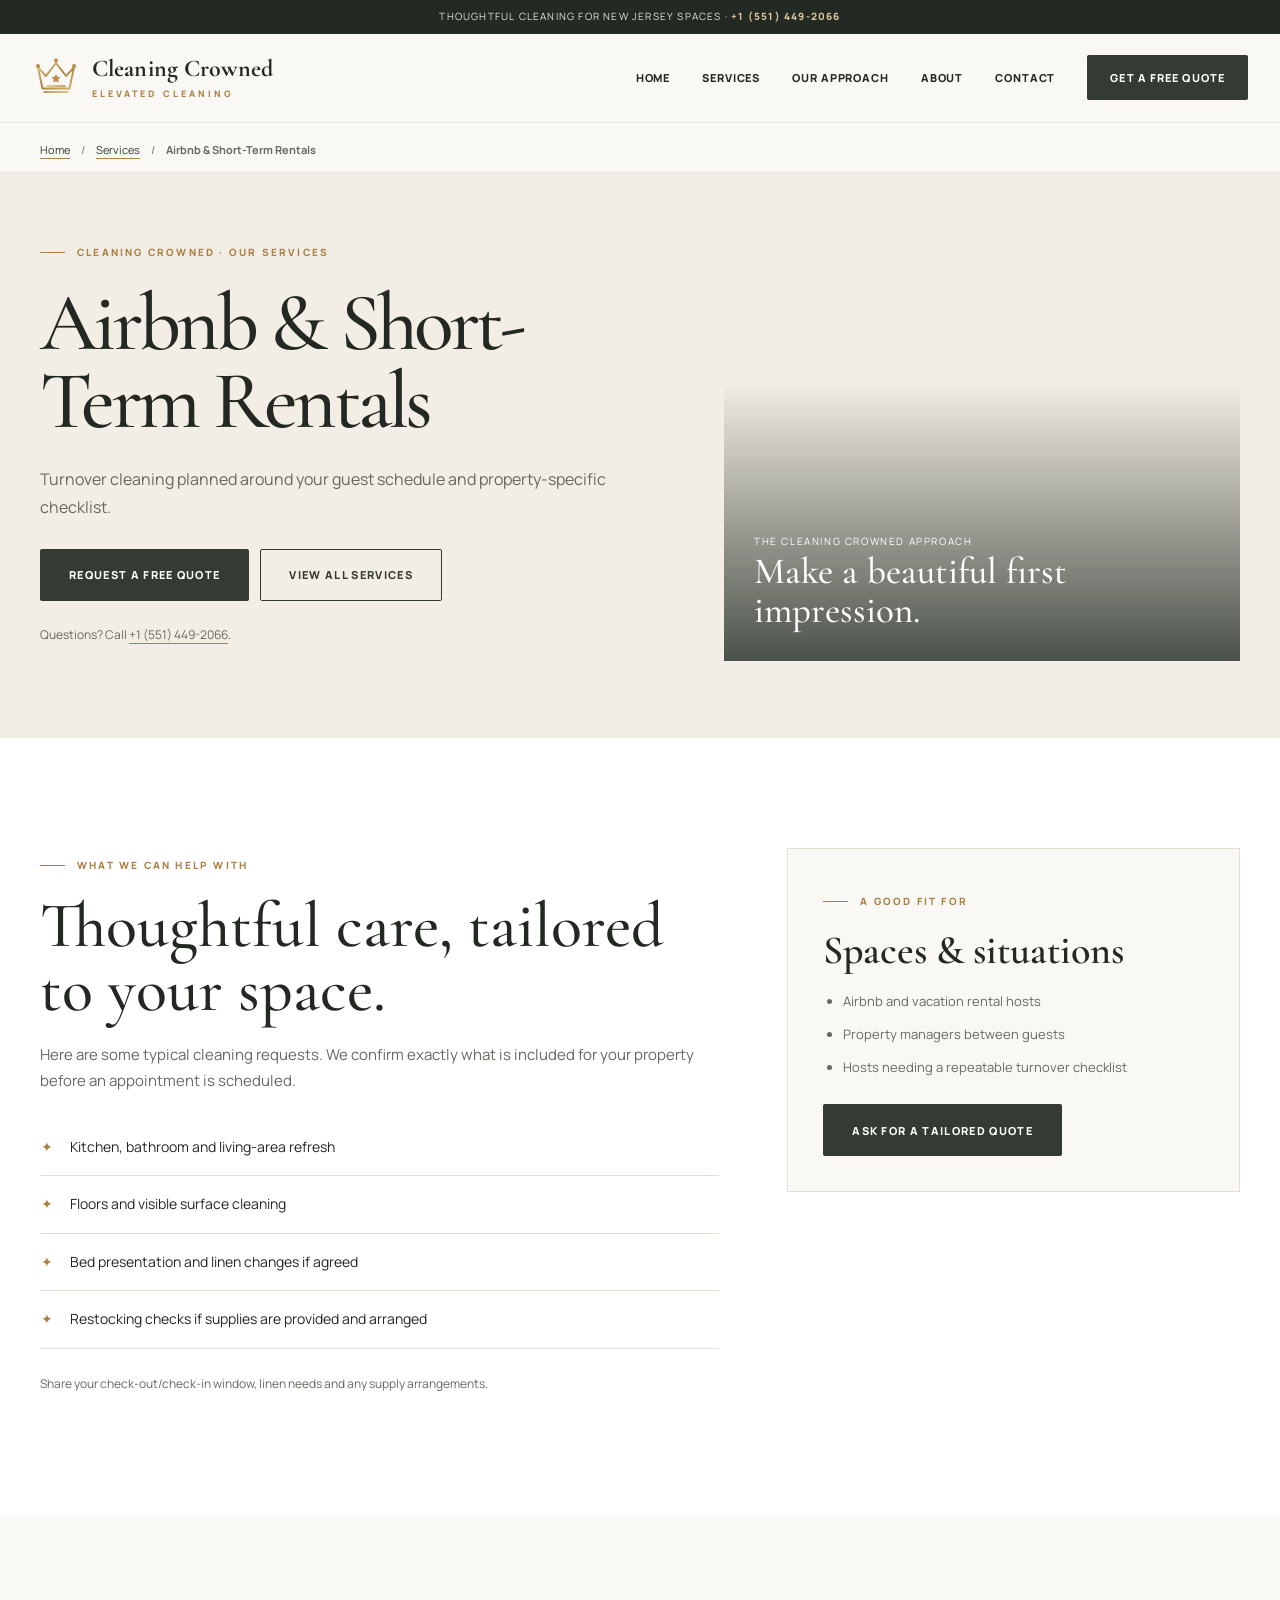
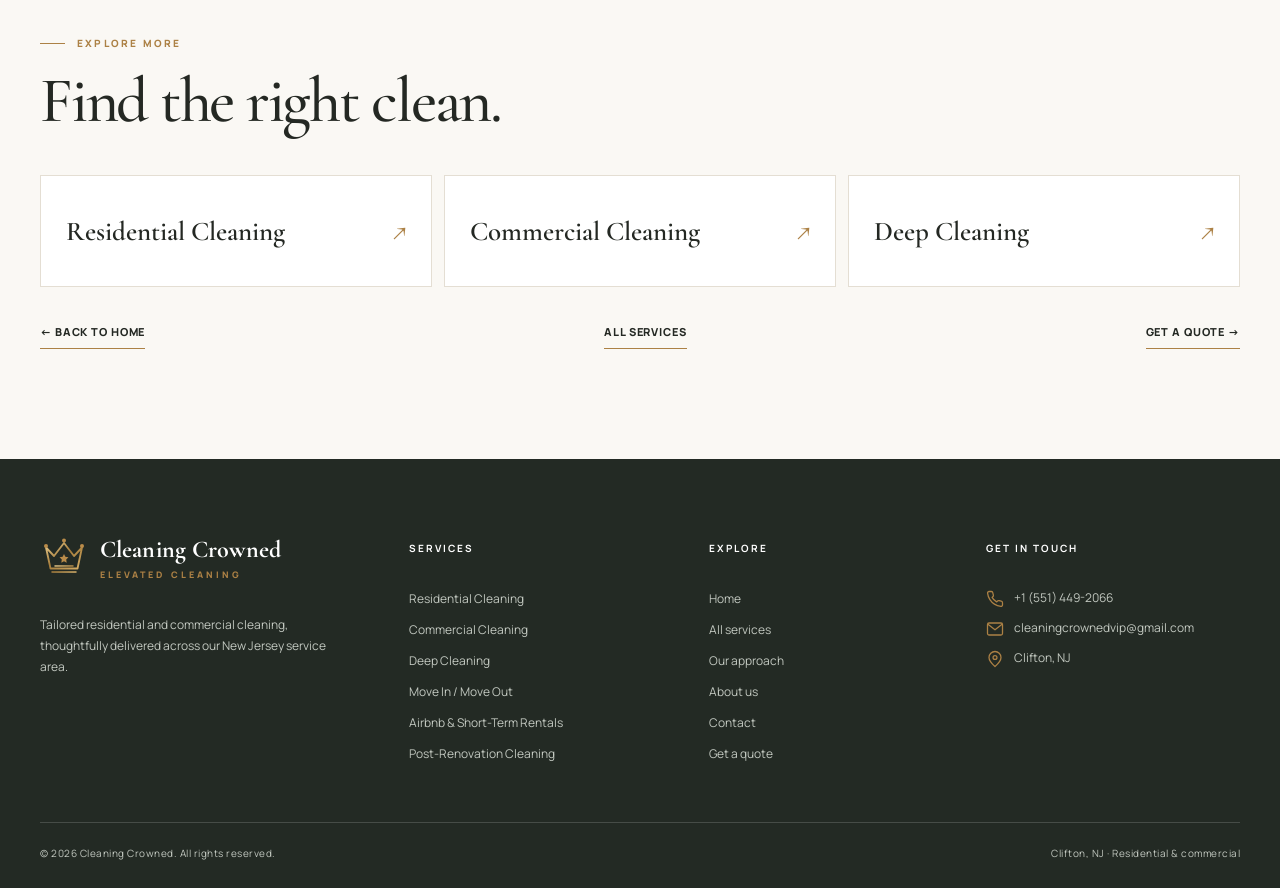
<file: airbnb-cleaning.html>
<!DOCTYPE html><html lang="en"><head><meta charset="UTF-8"><meta name="viewport" content="width=device-width,initial-scale=1"><meta name="theme-color" content="#faf8f4"><meta name="description" content="Turnover cleaning planned around your guest schedule and property-specific checklist. Cleaning Crowned serves New Jersey. Call +1 (551) 449-2066 for a free estimate."><title>Airbnb &amp; Short-Term Rentals | Cleaning Crowned</title><link rel="icon" type="image/svg+xml" href="assets/crown-mark.svg"><link rel="preconnect" href="https://fonts.googleapis.com"><link rel="preconnect" href="https://fonts.gstatic.com" crossorigin><link rel="stylesheet" href="style.css"><meta property="og:type" content="website"><meta property="og:site_name" content="Cleaning Crowned"><meta property="og:title" content="Airbnb &amp; Short-Term Rentals | Cleaning Crowned"><meta property="og:description" content="Airbnb &amp; Short-Term Rentals by Cleaning Crowned in New Jersey. Request a cleaning estimate or call +1 (551) 449-2066."><meta property="og:image" content="https://i.ibb.co/278GgjTg/Chat-GPT-Image-Sep-23-2026-11-32-47-AM.png"><meta property="og:image:width" content="1731"><meta property="og:image:height" content="909"><meta property="og:image:alt" content="Cleaning Crowned · New Jersey · +1 (551) 449-2066"><meta name="twitter:card" content="summary_large_image"><meta name="twitter:title" content="Airbnb &amp; Short-Term Rentals | Cleaning Crowned"><meta name="twitter:description" content="Airbnb &amp; Short-Term Rentals by Cleaning Crowned in New Jersey. Request a cleaning estimate or call +1 (551) 449-2066."><meta name="twitter:image" content="https://i.ibb.co/278GgjTg/Chat-GPT-Image-Sep-23-2026-11-32-47-AM.png"><link rel="canonical" href="https://graceful-smakager-014814.netlify.app/airbnb-cleaning.html"><meta property="og:url" content="https://graceful-smakager-014814.netlify.app/airbnb-cleaning.html"><meta property="og:image:secure_url" content="https://i.ibb.co/278GgjTg/Chat-GPT-Image-Sep-23-2026-11-32-47-AM.png"><meta property="og:image:type" content="image/png"><meta name="twitter:image:alt" content="Cleaning Crowned logo, premium cleaning in New Jersey, +1 (551) 449-2066"></head><body><div class="top-strip">Thoughtful cleaning for New Jersey spaces <span aria-hidden="true">·</span> <a href="tel:+15514492066">+1 (551) 449-2066</a></div><header class="site-header"><div class="nav-wrap"><a class="brand" href="index.html" aria-label="Cleaning Crowned home"><img src="assets/crown-mark.svg" width="48" height="48" alt=""><span class="brand-copy"><strong>Cleaning Crowned</strong><small>Elevated cleaning</small></span></a><button type="button" class="menu-toggle" aria-expanded="false" aria-controls="main-nav">Menu</button><nav id="main-nav" class="main-nav" aria-label="Main navigation"><a href="index.html">Home</a><a href="index.html#services">Services</a><a href="index.html#our-approach">Our approach</a><a href="about.html">About</a><a href="contact.html">Contact</a><a class="nav-cta" href="booking.html">Get a free quote</a></nav></div></header><main><nav class="page-breadcrumb container" aria-label="Breadcrumb"><a href="index.html">Home</a><span aria-hidden="true">/</span><a href="index.html#services">Services</a><span aria-hidden="true">/</span><span aria-current="page">Airbnb &amp; Short-Term Rentals</span></nav><section class="service-detail-hero"><div class="container service-detail-grid"><div><span class="eyebrow">Cleaning Crowned · Our services</span><h1>Airbnb &amp; Short-Term Rentals</h1><p class="service-lead">Turnover cleaning planned around your guest schedule and property-specific checklist.</p><div class="service-detail-actions"><a class="btn btn-primary" href="booking.html?service=airbnb">Request a free quote</a><a class="btn btn-secondary" href="index.html#services">View all services</a></div><p class="service-detail-small">Questions? Call <a href="tel:+15514492066">+1 (551) 449-2066</a>.</p></div><div class="service-detail-visual" role="img" aria-label="Illustrative contemporary interior"><div><span>THE CLEANING CROWNED APPROACH</span><strong>Make a beautiful first impression.</strong></div></div></div></section><section class="section service-content-section"><div class="container service-content-grid"><div><span class="eyebrow">What we can help with</span><h2>Thoughtful care, tailored to your space.</h2><p>Here are some typical cleaning requests. We confirm exactly what is included for your property before an appointment is scheduled.</p><ul class="included-list"><li>Kitchen, bathroom and living-area refresh</li><li>Floors and visible surface cleaning</li><li>Bed presentation and linen changes if agreed</li><li>Restocking checks if supplies are provided and arranged</li></ul><p class="scope-note">Share your check-out/check-in window, linen needs and any supply arrangements.</p></div><aside class="ideal-panel"><span class="eyebrow">A good fit for</span><h3>Spaces &amp; situations</h3><ul><li>Airbnb and vacation rental hosts</li><li>Property managers between guests</li><li>Hosts needing a repeatable turnover checklist</li></ul><a class="btn btn-primary" href="booking.html?service=airbnb">Ask for a tailored quote</a></aside></div></section><section class="section service-related-section"><div class="container"><div class="section-heading"><span class="eyebrow">Explore more</span><h2>Find the right clean.</h2></div><div class="related-grid"><a href="residential-cleaning.html" class="related-service"><span>Residential Cleaning</span><span aria-hidden="true">↗</span></a><a href="commercial-cleaning.html" class="related-service"><span>Commercial Cleaning</span><span aria-hidden="true">↗</span></a><a href="deep-cleaning.html" class="related-service"><span>Deep Cleaning</span><span aria-hidden="true">↗</span></a></div><nav class="service-return" aria-label="Further navigation"><a href="index.html">← Back to Home</a><a href="index.html#services">All services</a><a href="booking.html?service=airbnb">Get a quote →</a></nav></div></section></main><footer class="site-footer"><div class="container footer-grid"><div><a class="brand footer-brand" href="index.html" aria-label="Cleaning Crowned home"><img src="assets/crown-mark.svg" width="48" height="48" alt=""><span class="brand-copy"><strong>Cleaning Crowned</strong><small>Elevated cleaning</small></span></a><p>Tailored residential and commercial cleaning, thoughtfully delivered across our New Jersey service area.</p></div><div><h4>Services</h4><a href="residential-cleaning.html">Residential Cleaning</a><a href="commercial-cleaning.html">Commercial Cleaning</a><a href="deep-cleaning.html">Deep Cleaning</a><a href="move-in-move-out.html">Move In / Move Out</a><a href="airbnb-cleaning.html">Airbnb &amp; Short-Term Rentals</a><a href="post-renovation-cleaning.html">Post-Renovation Cleaning</a></div><div><h4>Explore</h4><a href="index.html">Home</a><a href="index.html#services">All services</a><a href="index.html#our-approach">Our approach</a><a href="about.html">About us</a><a href="contact.html">Contact</a><a href="booking.html">Get a quote</a></div><div class="footer-contact"><h4>Get in touch</h4><div class="footer-contact-line"><img class="contact-icon" src="assets/icon-phone.svg" alt="" aria-hidden="true" width="20" height="20"><a href="tel:+15514492066">+1 (551) 449-2066</a></div><div class="footer-contact-line"><img class="contact-icon" src="assets/icon-mail.svg" alt="" aria-hidden="true" width="20" height="20"><a href="mailto:cleaningcrownedvip@gmail.com">cleaningcrownedvip@gmail.com</a></div><div class="footer-contact-line"><img class="contact-icon" src="assets/icon-location.svg" alt="" aria-hidden="true" width="20" height="20"><span>Clifton, NJ</span></div></div></div><div class="container footer-bottom"><span>© 2026 Cleaning Crowned. All rights reserved.</span><span>Clifton, NJ · Residential &amp; commercial</span></div></footer><div class="mobile-action-bar" aria-label="Quick contact actions"><a href="tel:+15514492066"><img class="mobile-cta-icon" src="assets/icon-phone.svg" alt="" aria-hidden="true" width="20" height="20">Call us</a><a href="booking.html">Get a quote</a></div><script src="site.js" defer></script></body></html>
</file>
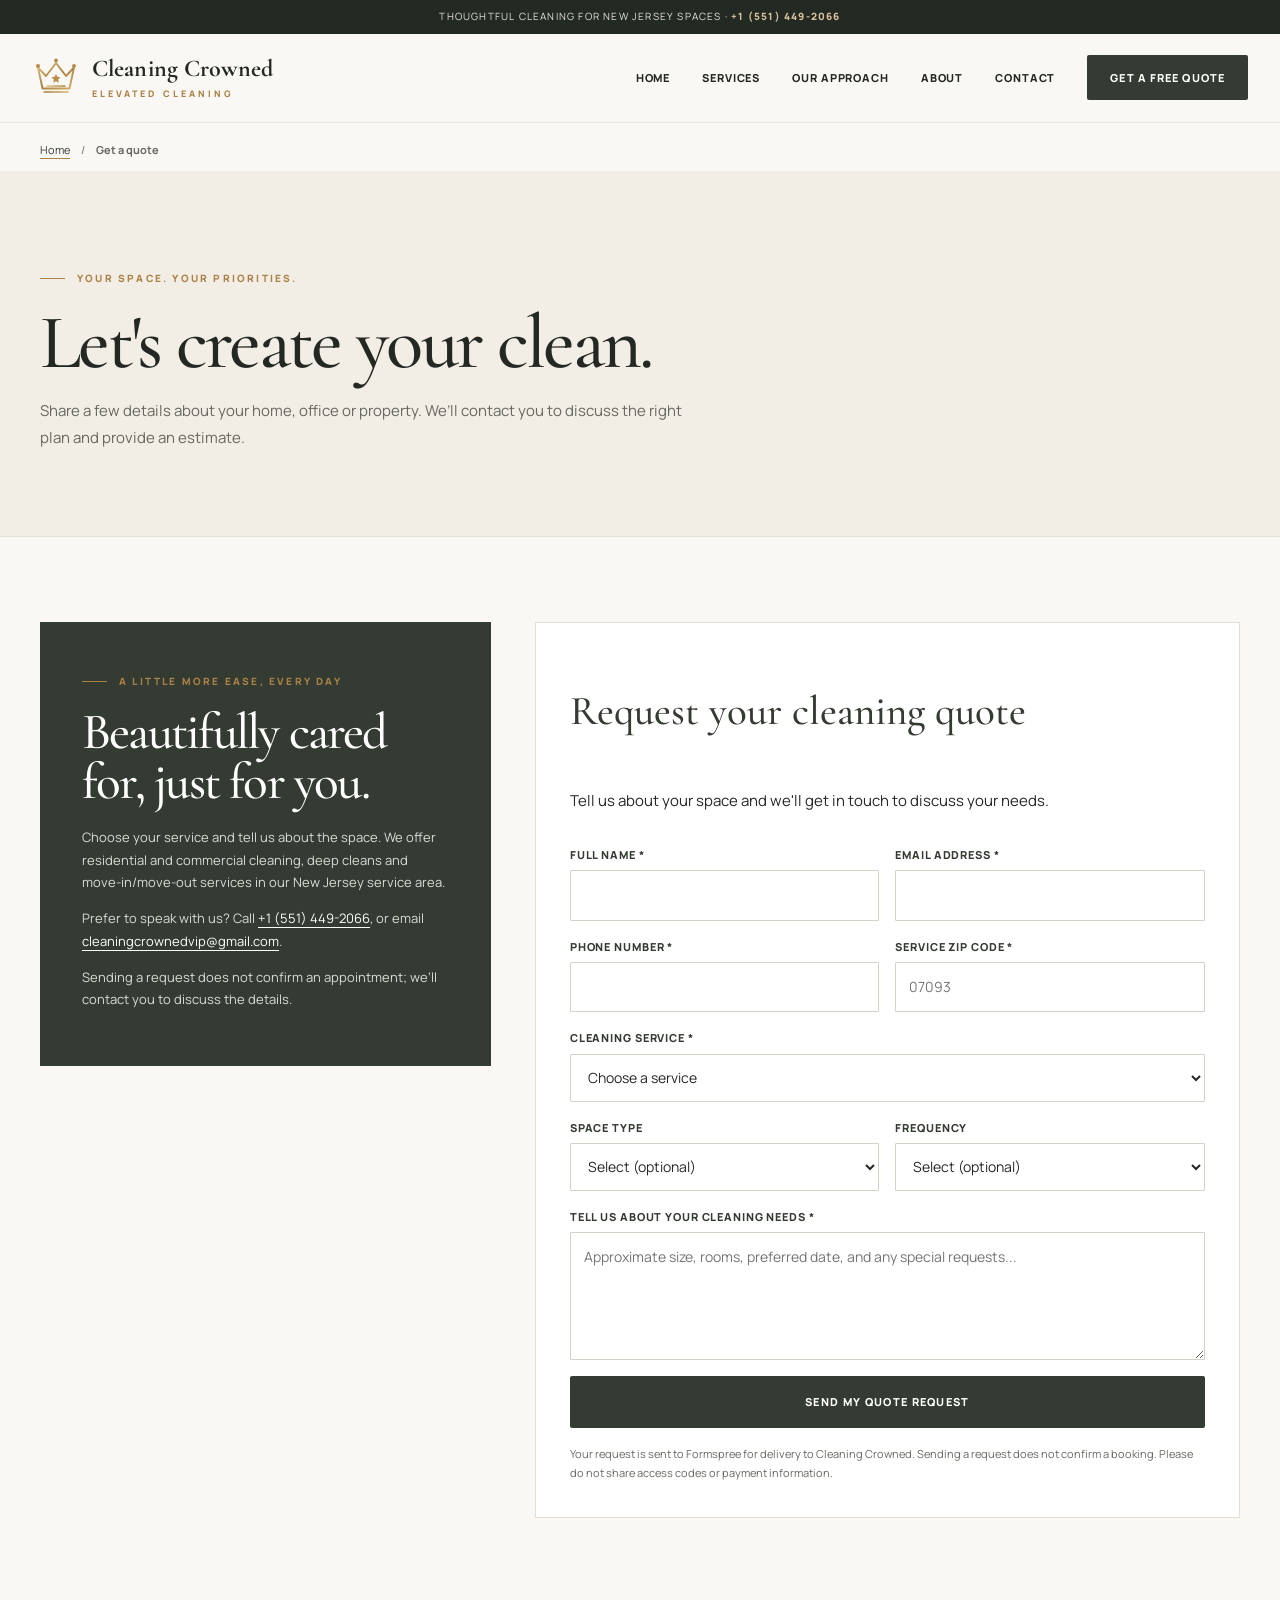
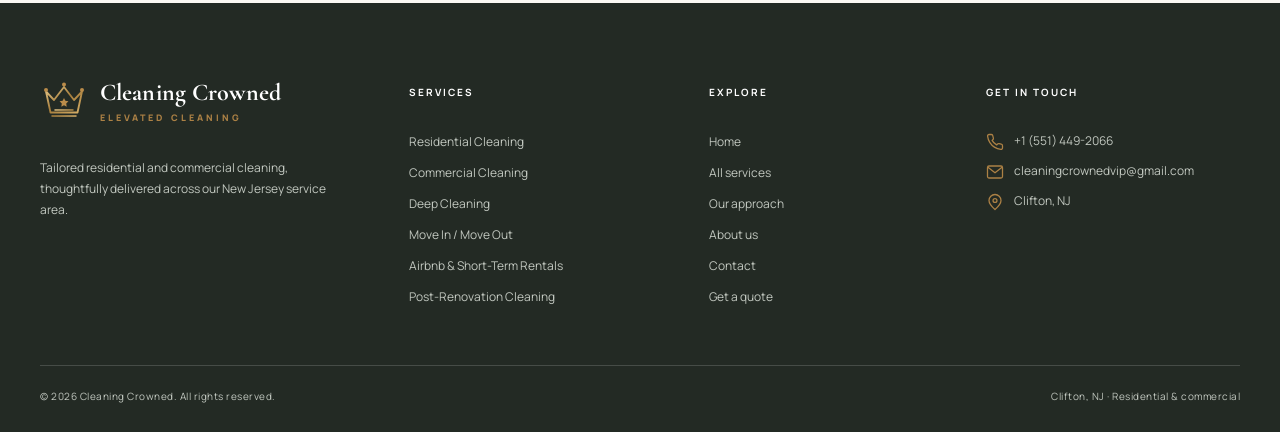
<file: booking.html>
<!DOCTYPE html><html lang="en"><head><meta charset="UTF-8"><meta name="viewport" content="width=device-width,initial-scale=1"><meta name="theme-color" content="#faf8f4"><meta name="description" content="Request a personalized cleaning estimate for your home or business in New Jersey."><title>Request a Cleaning Quote | Cleaning Crowned</title><link rel="icon" type="image/svg+xml" href="assets/crown-mark.svg"><link rel="preconnect" href="https://fonts.googleapis.com"><link rel="preconnect" href="https://fonts.gstatic.com" crossorigin><link rel="stylesheet" href="style.css"><meta property="og:type" content="website"><meta property="og:site_name" content="Cleaning Crowned"><meta property="og:title" content="Request a Free Cleaning Quote | Cleaning Crowned"><meta property="og:description" content="Send a cleaning quote request to Cleaning Crowned in New Jersey. Call +1 (551) 449-2066 for questions."><meta property="og:image" content="https://i.ibb.co/278GgjTg/Chat-GPT-Image-Sep-23-2026-11-32-47-AM.png"><meta property="og:image:width" content="1731"><meta property="og:image:height" content="909"><meta property="og:image:alt" content="Cleaning Crowned · New Jersey · +1 (551) 449-2066"><meta name="twitter:card" content="summary_large_image"><meta name="twitter:title" content="Request a Free Cleaning Quote | Cleaning Crowned"><meta name="twitter:description" content="Send a cleaning quote request to Cleaning Crowned in New Jersey. Call +1 (551) 449-2066 for questions."><meta name="twitter:image" content="https://i.ibb.co/278GgjTg/Chat-GPT-Image-Sep-23-2026-11-32-47-AM.png"><link rel="canonical" href="https://graceful-smakager-014814.netlify.app/booking.html"><meta property="og:url" content="https://graceful-smakager-014814.netlify.app/booking.html"><meta property="og:image:secure_url" content="https://i.ibb.co/278GgjTg/Chat-GPT-Image-Sep-23-2026-11-32-47-AM.png"><meta property="og:image:type" content="image/png"><meta name="twitter:image:alt" content="Cleaning Crowned logo, premium cleaning in New Jersey, +1 (551) 449-2066"></head><body><div class="top-strip">Thoughtful cleaning for New Jersey spaces <span aria-hidden="true">·</span> <a href="tel:+15514492066">+1 (551) 449-2066</a></div><header class="site-header"><div class="nav-wrap"><a class="brand" href="index.html" aria-label="Cleaning Crowned home"><img src="assets/crown-mark.svg" width="48" height="48" alt=""><span class="brand-copy"><strong>Cleaning Crowned</strong><small>Elevated cleaning</small></span></a><button type="button" class="menu-toggle" aria-expanded="false" aria-controls="main-nav">Menu</button><nav id="main-nav" class="main-nav" aria-label="Main navigation"><a href="index.html">Home</a><a href="index.html#services">Services</a><a href="index.html#our-approach">Our approach</a><a href="about.html">About</a><a href="contact.html">Contact</a><a class="nav-cta" href="booking.html">Get a free quote</a></nav></div></header><main><nav class="page-breadcrumb container" aria-label="Breadcrumb"><a href="index.html">Home</a><span aria-hidden="true">/</span><span aria-current="page">Get a quote</span></nav><section class="page-hero"><div class="container"><span class="eyebrow">Your space. Your priorities.</span><h1>Let's create your clean.</h1><p>Share a few details about your home, office or property. We’ll contact you to discuss the right plan and provide an estimate.</p></div></section><section class="form-section"><div class="container quote-layout"><aside class="quote-aside"><span class="eyebrow">A little more ease, every day</span><h2>Beautifully cared for, just for you.</h2><p>Choose your service and tell us about the space. We offer residential and commercial cleaning, deep cleans and move-in/move-out services in our New Jersey service area.</p><p>Prefer to speak with us? Call <a href="tel:+15514492066">+1 (551) 449-2066</a>, or email <a href="mailto:cleaningcrownedvip@gmail.com">cleaningcrownedvip@gmail.com</a>.</p><p>Sending a request does not confirm an appointment; we’ll contact you to discuss the details.</p></aside><form id="cleaning-quote-form" class="quote-form" action="https://formspree.io/f/xbglyayz" method="POST" aria-label="Request a cleaning quote"><div class="field full"><h2 >Request your cleaning quote</h2><p>Tell us about your space and we'll get in touch to discuss your needs.</p></div><input type="hidden" name="_subject" value="New Cleaning Crowned quote request"><div class="field"><label for="full-name">Full name *</label><input id="full-name" name="name" autocomplete="name" required maxlength="120"></div><div class="field"><label for="email">Email address *</label><input id="email" name="email" type="email" autocomplete="email" required maxlength="160"></div><div class="field"><label for="phone">Phone number *</label><input id="phone" name="phone" type="tel" autocomplete="tel" required maxlength="40"></div><div class="field"><label for="zip">Service ZIP code *</label><input id="zip" name="zip" inputmode="numeric" autocomplete="postal-code" pattern="[0-9]{5}" title="Enter a five-digit ZIP code" placeholder="07093" required></div><div class="field full"><label for="service-type">Cleaning service *</label><select id="service-type" name="service" required><option value="">Choose a service</option><option value="residential">Residential Cleaning</option><option value="commercial">Commercial Cleaning</option><option value="deep">Deep Cleaning</option><option value="move">Move In / Move Out</option><option value="airbnb">Airbnb / Short-Term Rental</option><option value="post-construction">Post-Renovation</option><option value="other">Other / Not Sure</option></select></div><div class="field"><label for="property-type">Space type</label><select id="property-type" name="property-type"><option value="">Select (optional)</option><option>Apartment</option><option>House</option><option>Office</option><option>Retail / Store</option><option>Building Common Areas</option><option>Other</option></select></div><div class="field"><label for="frequency">Frequency</label><select id="frequency" name="frequency"><option value="">Select (optional)</option><option>One time</option><option>Weekly</option><option>Every two weeks</option><option>Monthly</option><option>Other / Not sure</option></select></div><div class="field full"><label for="details">Tell us about your cleaning needs *</label><textarea id="details" name="message" required maxlength="3000" placeholder="Approximate size, rooms, preferred date, and any special requests..."></textarea></div><button class="btn btn-primary submit" type="submit">Send My Quote Request</button><p class="form-status" role="alert" aria-live="assertive" hidden></p><p class="form-note">Your request is sent to Formspree for delivery to Cleaning Crowned. Sending a request does not confirm a booking. Please do not share access codes or payment information.</p></form></div></section></main><footer class="site-footer"><div class="container footer-grid"><div><a class="brand footer-brand" href="index.html" aria-label="Cleaning Crowned home"><img src="assets/crown-mark.svg" width="48" height="48" alt=""><span class="brand-copy"><strong>Cleaning Crowned</strong><small>Elevated cleaning</small></span></a><p>Tailored residential and commercial cleaning, thoughtfully delivered across our New Jersey service area.</p></div><div><h4>Services</h4><a href="residential-cleaning.html">Residential Cleaning</a><a href="commercial-cleaning.html">Commercial Cleaning</a><a href="deep-cleaning.html">Deep Cleaning</a><a href="move-in-move-out.html">Move In / Move Out</a><a href="airbnb-cleaning.html">Airbnb &amp; Short-Term Rentals</a><a href="post-renovation-cleaning.html">Post-Renovation Cleaning</a></div><div><h4>Explore</h4><a href="index.html">Home</a><a href="index.html#services">All services</a><a href="index.html#our-approach">Our approach</a><a href="about.html">About us</a><a href="contact.html">Contact</a><a href="booking.html">Get a quote</a></div><div class="footer-contact"><h4>Get in touch</h4><div class="footer-contact-line"><img class="contact-icon" src="assets/icon-phone.svg" alt="" aria-hidden="true" width="20" height="20"><a href="tel:+15514492066">+1 (551) 449-2066</a></div><div class="footer-contact-line"><img class="contact-icon" src="assets/icon-mail.svg" alt="" aria-hidden="true" width="20" height="20"><a href="mailto:cleaningcrownedvip@gmail.com">cleaningcrownedvip@gmail.com</a></div><div class="footer-contact-line"><img class="contact-icon" src="assets/icon-location.svg" alt="" aria-hidden="true" width="20" height="20"><span>Clifton, NJ</span></div></div></div><div class="container footer-bottom"><span>© 2026 Cleaning Crowned. All rights reserved.</span><span>Clifton, NJ · Residential &amp; commercial</span></div></footer><div class="mobile-action-bar" aria-label="Quick contact actions"><a href="tel:+15514492066"><img class="mobile-cta-icon" src="assets/icon-phone.svg" alt="" aria-hidden="true" width="20" height="20">Call us</a><a href="booking.html">Get a quote</a></div><script src="site.js" defer></script></body></html>
</file>
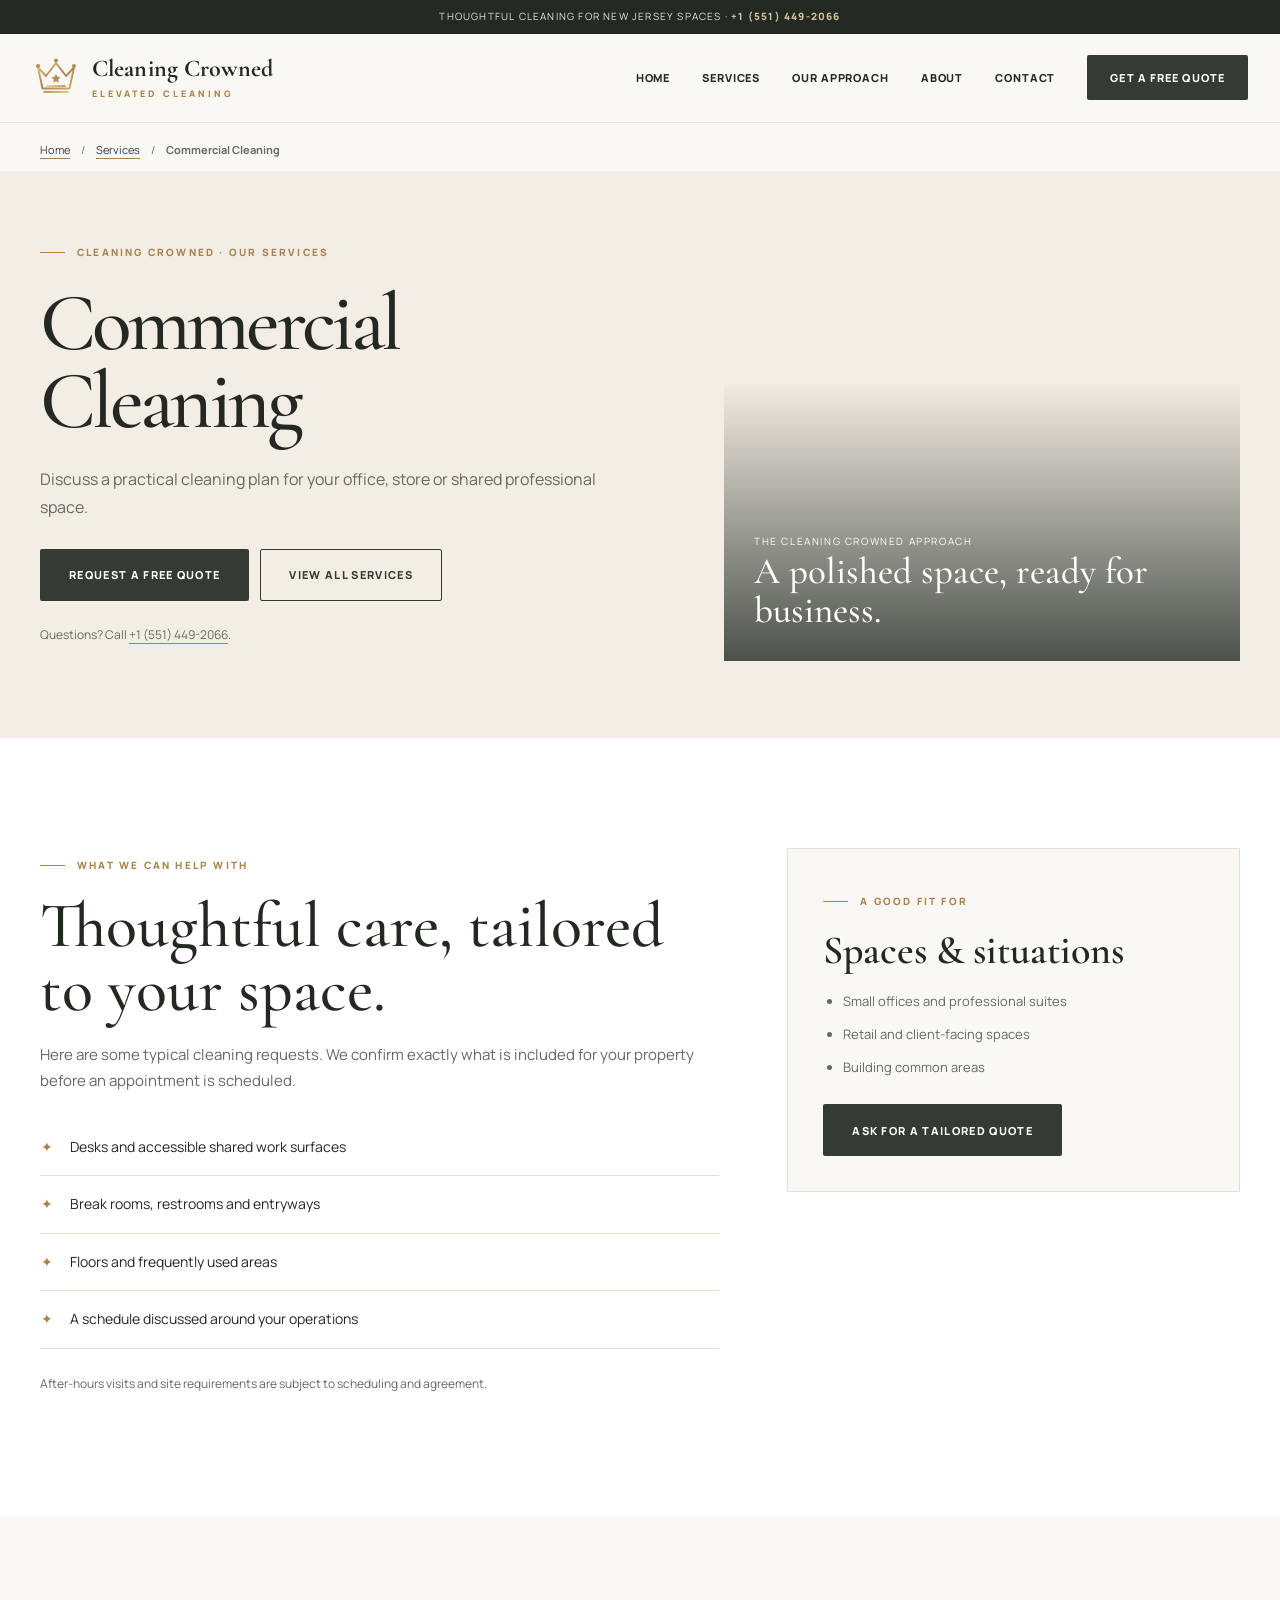
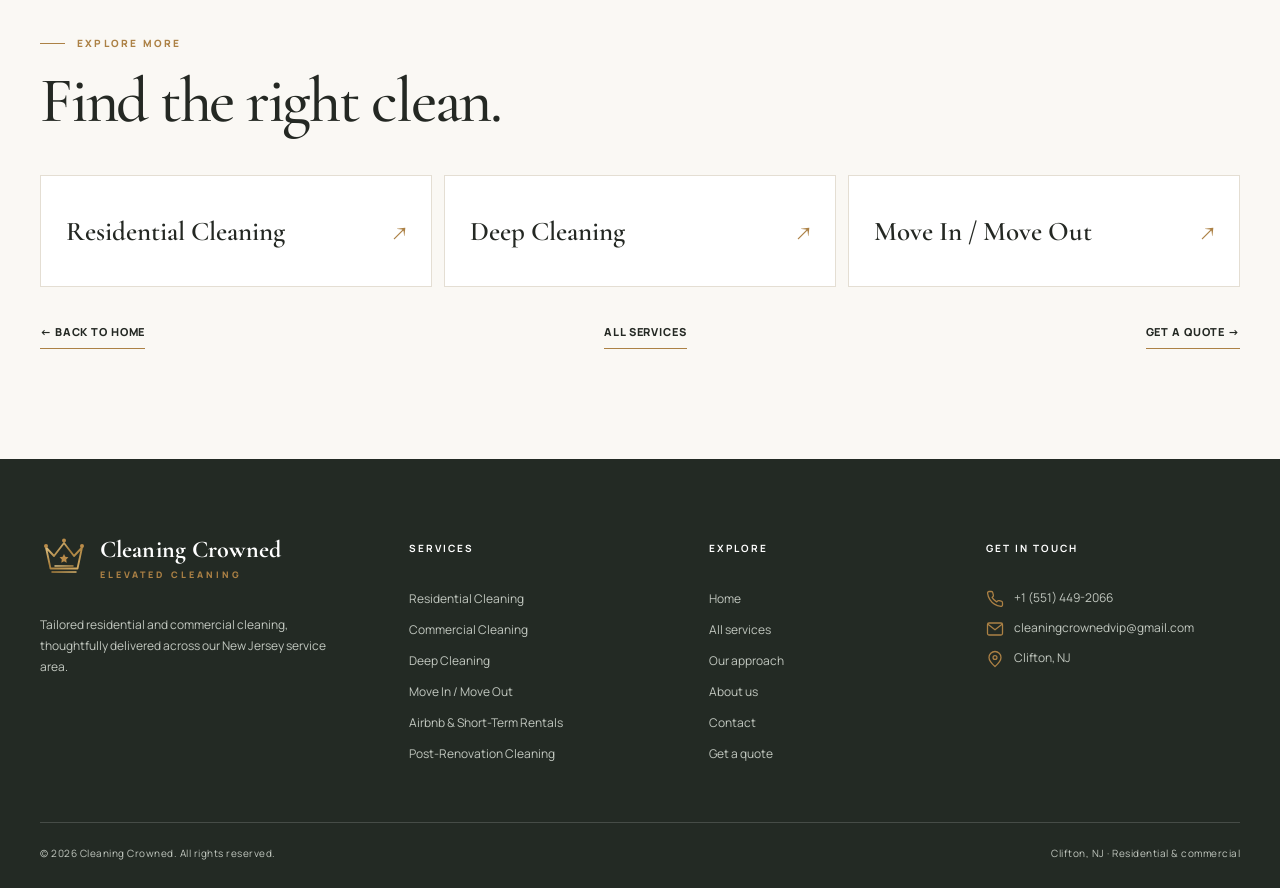
<file: commercial-cleaning.html>
<!DOCTYPE html><html lang="en"><head><meta charset="UTF-8"><meta name="viewport" content="width=device-width,initial-scale=1"><meta name="theme-color" content="#faf8f4"><meta name="description" content="Discuss a practical cleaning plan for your office, store or shared professional space. Cleaning Crowned serves New Jersey. Call +1 (551) 449-2066 for a free estimate."><title>Commercial Cleaning | Cleaning Crowned</title><link rel="icon" type="image/svg+xml" href="assets/crown-mark.svg"><link rel="preconnect" href="https://fonts.googleapis.com"><link rel="preconnect" href="https://fonts.gstatic.com" crossorigin><link rel="stylesheet" href="style.css"><meta property="og:type" content="website"><meta property="og:site_name" content="Cleaning Crowned"><meta property="og:title" content="Commercial Cleaning | Cleaning Crowned"><meta property="og:description" content="Commercial Cleaning by Cleaning Crowned in New Jersey. Request a cleaning estimate or call +1 (551) 449-2066."><meta property="og:image" content="https://i.ibb.co/278GgjTg/Chat-GPT-Image-Sep-23-2026-11-32-47-AM.png"><meta property="og:image:width" content="1731"><meta property="og:image:height" content="909"><meta property="og:image:alt" content="Cleaning Crowned · New Jersey · +1 (551) 449-2066"><meta name="twitter:card" content="summary_large_image"><meta name="twitter:title" content="Commercial Cleaning | Cleaning Crowned"><meta name="twitter:description" content="Commercial Cleaning by Cleaning Crowned in New Jersey. Request a cleaning estimate or call +1 (551) 449-2066."><meta name="twitter:image" content="https://i.ibb.co/278GgjTg/Chat-GPT-Image-Sep-23-2026-11-32-47-AM.png"><link rel="canonical" href="https://graceful-smakager-014814.netlify.app/commercial-cleaning.html"><meta property="og:url" content="https://graceful-smakager-014814.netlify.app/commercial-cleaning.html"><meta property="og:image:secure_url" content="https://i.ibb.co/278GgjTg/Chat-GPT-Image-Sep-23-2026-11-32-47-AM.png"><meta property="og:image:type" content="image/png"><meta name="twitter:image:alt" content="Cleaning Crowned logo, premium cleaning in New Jersey, +1 (551) 449-2066"></head><body><div class="top-strip">Thoughtful cleaning for New Jersey spaces <span aria-hidden="true">·</span> <a href="tel:+15514492066">+1 (551) 449-2066</a></div><header class="site-header"><div class="nav-wrap"><a class="brand" href="index.html" aria-label="Cleaning Crowned home"><img src="assets/crown-mark.svg" width="48" height="48" alt=""><span class="brand-copy"><strong>Cleaning Crowned</strong><small>Elevated cleaning</small></span></a><button type="button" class="menu-toggle" aria-expanded="false" aria-controls="main-nav">Menu</button><nav id="main-nav" class="main-nav" aria-label="Main navigation"><a href="index.html">Home</a><a href="index.html#services">Services</a><a href="index.html#our-approach">Our approach</a><a href="about.html">About</a><a href="contact.html">Contact</a><a class="nav-cta" href="booking.html">Get a free quote</a></nav></div></header><main><nav class="page-breadcrumb container" aria-label="Breadcrumb"><a href="index.html">Home</a><span aria-hidden="true">/</span><a href="index.html#services">Services</a><span aria-hidden="true">/</span><span aria-current="page">Commercial Cleaning</span></nav><section class="service-detail-hero"><div class="container service-detail-grid"><div><span class="eyebrow">Cleaning Crowned · Our services</span><h1>Commercial Cleaning</h1><p class="service-lead">Discuss a practical cleaning plan for your office, store or shared professional space.</p><div class="service-detail-actions"><a class="btn btn-primary" href="booking.html?service=commercial">Request a free quote</a><a class="btn btn-secondary" href="index.html#services">View all services</a></div><p class="service-detail-small">Questions? Call <a href="tel:+15514492066">+1 (551) 449-2066</a>.</p></div><div class="service-detail-visual" role="img" aria-label="Illustrative contemporary interior"><div><span>THE CLEANING CROWNED APPROACH</span><strong>A polished space, ready for business.</strong></div></div></div></section><section class="section service-content-section"><div class="container service-content-grid"><div><span class="eyebrow">What we can help with</span><h2>Thoughtful care, tailored to your space.</h2><p>Here are some typical cleaning requests. We confirm exactly what is included for your property before an appointment is scheduled.</p><ul class="included-list"><li>Desks and accessible shared work surfaces</li><li>Break rooms, restrooms and entryways</li><li>Floors and frequently used areas</li><li>A schedule discussed around your operations</li></ul><p class="scope-note">After-hours visits and site requirements are subject to scheduling and agreement.</p></div><aside class="ideal-panel"><span class="eyebrow">A good fit for</span><h3>Spaces &amp; situations</h3><ul><li>Small offices and professional suites</li><li>Retail and client-facing spaces</li><li>Building common areas</li></ul><a class="btn btn-primary" href="booking.html?service=commercial">Ask for a tailored quote</a></aside></div></section><section class="section service-related-section"><div class="container"><div class="section-heading"><span class="eyebrow">Explore more</span><h2>Find the right clean.</h2></div><div class="related-grid"><a href="residential-cleaning.html" class="related-service"><span>Residential Cleaning</span><span aria-hidden="true">↗</span></a><a href="deep-cleaning.html" class="related-service"><span>Deep Cleaning</span><span aria-hidden="true">↗</span></a><a href="move-in-move-out.html" class="related-service"><span>Move In / Move Out</span><span aria-hidden="true">↗</span></a></div><nav class="service-return" aria-label="Further navigation"><a href="index.html">← Back to Home</a><a href="index.html#services">All services</a><a href="booking.html?service=commercial">Get a quote →</a></nav></div></section></main><footer class="site-footer"><div class="container footer-grid"><div><a class="brand footer-brand" href="index.html" aria-label="Cleaning Crowned home"><img src="assets/crown-mark.svg" width="48" height="48" alt=""><span class="brand-copy"><strong>Cleaning Crowned</strong><small>Elevated cleaning</small></span></a><p>Tailored residential and commercial cleaning, thoughtfully delivered across our New Jersey service area.</p></div><div><h4>Services</h4><a href="residential-cleaning.html">Residential Cleaning</a><a href="commercial-cleaning.html">Commercial Cleaning</a><a href="deep-cleaning.html">Deep Cleaning</a><a href="move-in-move-out.html">Move In / Move Out</a><a href="airbnb-cleaning.html">Airbnb &amp; Short-Term Rentals</a><a href="post-renovation-cleaning.html">Post-Renovation Cleaning</a></div><div><h4>Explore</h4><a href="index.html">Home</a><a href="index.html#services">All services</a><a href="index.html#our-approach">Our approach</a><a href="about.html">About us</a><a href="contact.html">Contact</a><a href="booking.html">Get a quote</a></div><div class="footer-contact"><h4>Get in touch</h4><div class="footer-contact-line"><img class="contact-icon" src="assets/icon-phone.svg" alt="" aria-hidden="true" width="20" height="20"><a href="tel:+15514492066">+1 (551) 449-2066</a></div><div class="footer-contact-line"><img class="contact-icon" src="assets/icon-mail.svg" alt="" aria-hidden="true" width="20" height="20"><a href="mailto:cleaningcrownedvip@gmail.com">cleaningcrownedvip@gmail.com</a></div><div class="footer-contact-line"><img class="contact-icon" src="assets/icon-location.svg" alt="" aria-hidden="true" width="20" height="20"><span>Clifton, NJ</span></div></div></div><div class="container footer-bottom"><span>© 2026 Cleaning Crowned. All rights reserved.</span><span>Clifton, NJ · Residential &amp; commercial</span></div></footer><div class="mobile-action-bar" aria-label="Quick contact actions"><a href="tel:+15514492066"><img class="mobile-cta-icon" src="assets/icon-phone.svg" alt="" aria-hidden="true" width="20" height="20">Call us</a><a href="booking.html">Get a quote</a></div><script src="site.js" defer></script></body></html>
</file>
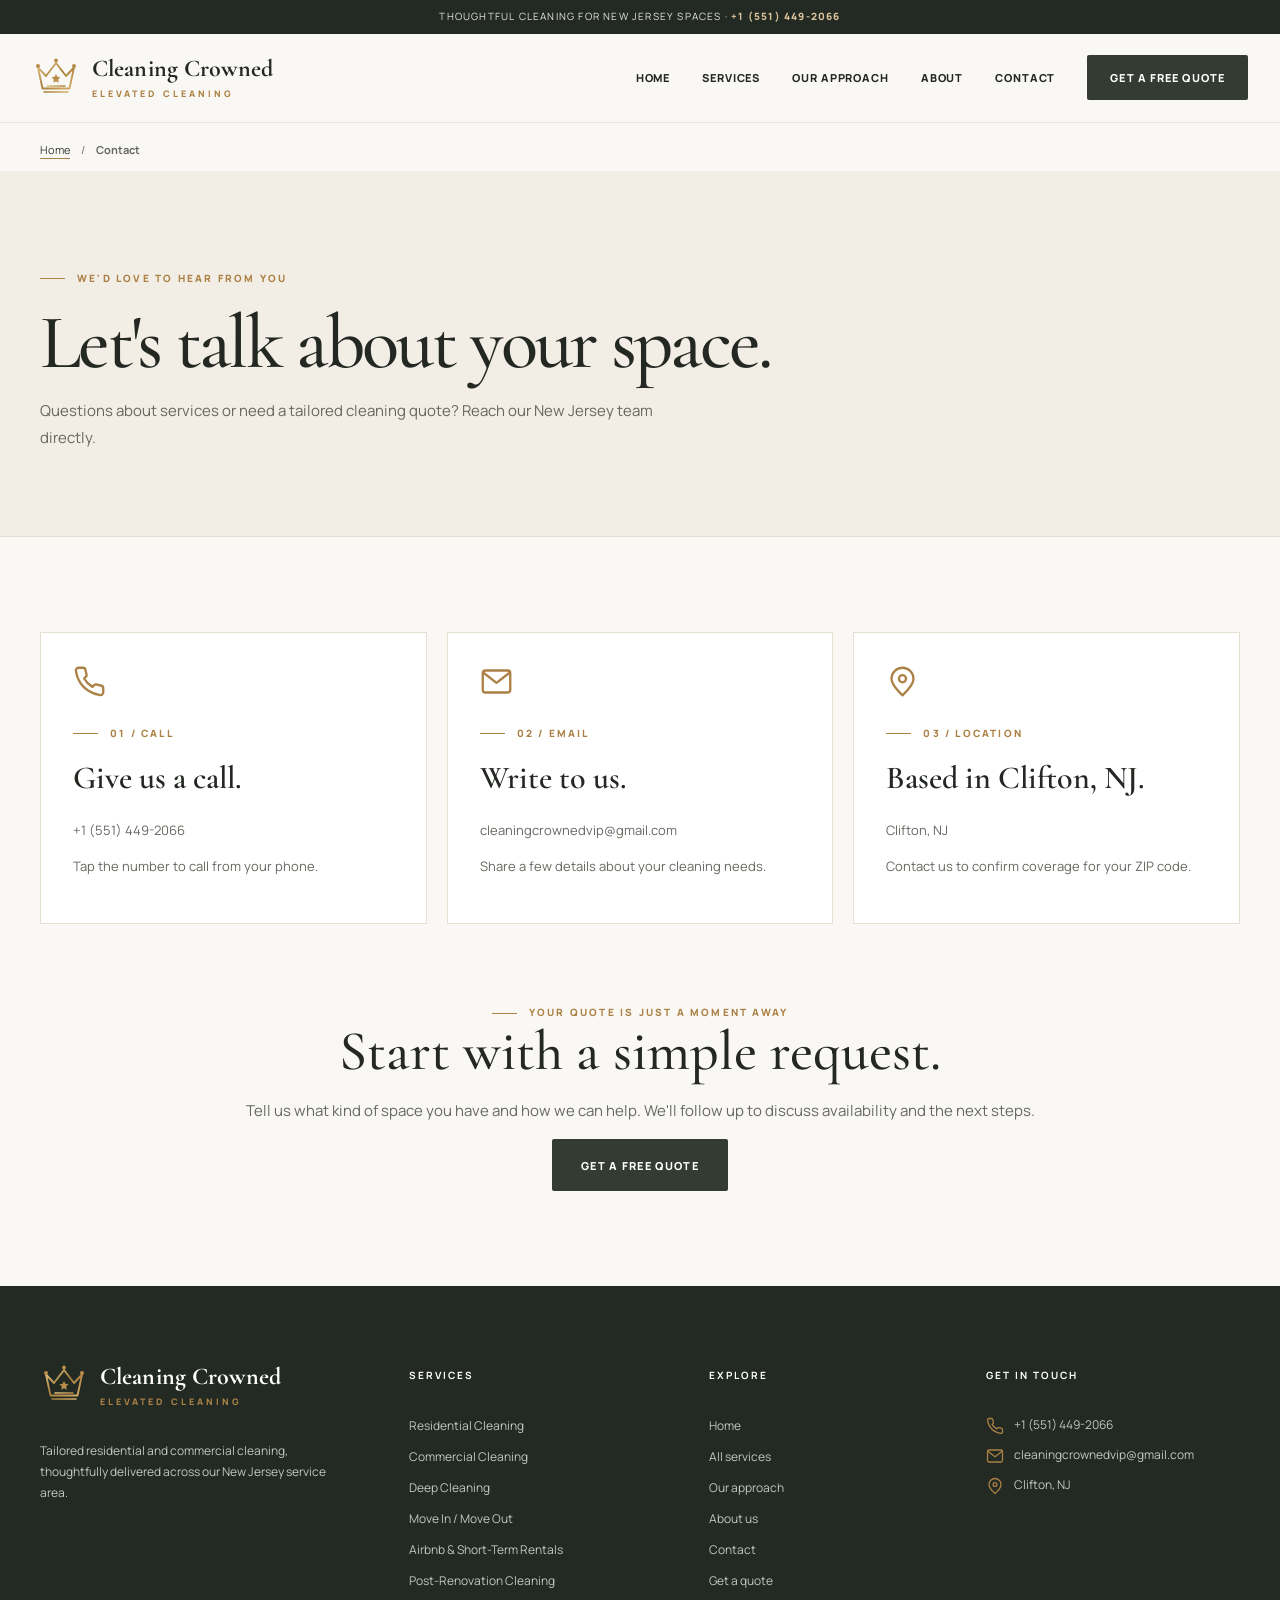
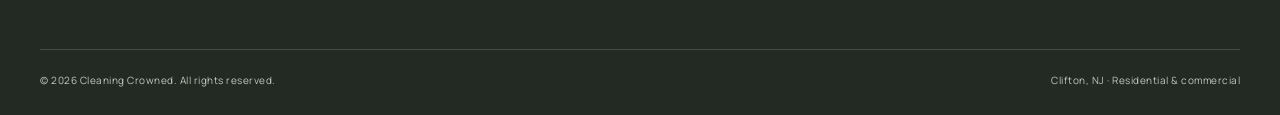
<file: contact.html>
<!DOCTYPE html><html lang="en"><head><meta charset="UTF-8"><meta name="viewport" content="width=device-width,initial-scale=1"><meta name="theme-color" content="#faf8f4"><meta name="description" content="Reach Cleaning Crowned for residential and commercial cleaning questions or a quote."><title>Contact | Cleaning Crowned</title><link rel="icon" type="image/svg+xml" href="assets/crown-mark.svg"><link rel="preconnect" href="https://fonts.googleapis.com"><link rel="preconnect" href="https://fonts.gstatic.com" crossorigin><link rel="stylesheet" href="style.css"><meta property="og:type" content="website"><meta property="og:site_name" content="Cleaning Crowned"><meta property="og:title" content="Contact Cleaning Crowned | Cleaning Crowned"><meta property="og:description" content="Call +1 (551) 449-2066 to discuss your residential or commercial cleaning needs in New Jersey."><meta property="og:image" content="https://i.ibb.co/278GgjTg/Chat-GPT-Image-Sep-23-2026-11-32-47-AM.png"><meta property="og:image:width" content="1731"><meta property="og:image:height" content="909"><meta property="og:image:alt" content="Cleaning Crowned · New Jersey · +1 (551) 449-2066"><meta name="twitter:card" content="summary_large_image"><meta name="twitter:title" content="Contact Cleaning Crowned | Cleaning Crowned"><meta name="twitter:description" content="Call +1 (551) 449-2066 to discuss your residential or commercial cleaning needs in New Jersey."><meta name="twitter:image" content="https://i.ibb.co/278GgjTg/Chat-GPT-Image-Sep-23-2026-11-32-47-AM.png"><link rel="canonical" href="https://graceful-smakager-014814.netlify.app/contact.html"><meta property="og:url" content="https://graceful-smakager-014814.netlify.app/contact.html"><meta property="og:image:secure_url" content="https://i.ibb.co/278GgjTg/Chat-GPT-Image-Sep-23-2026-11-32-47-AM.png"><meta property="og:image:type" content="image/png"><meta name="twitter:image:alt" content="Cleaning Crowned logo, premium cleaning in New Jersey, +1 (551) 449-2066"></head><body><div class="top-strip">Thoughtful cleaning for New Jersey spaces <span aria-hidden="true">·</span> <a href="tel:+15514492066">+1 (551) 449-2066</a></div><header class="site-header"><div class="nav-wrap"><a class="brand" href="index.html" aria-label="Cleaning Crowned home"><img src="assets/crown-mark.svg" width="48" height="48" alt=""><span class="brand-copy"><strong>Cleaning Crowned</strong><small>Elevated cleaning</small></span></a><button type="button" class="menu-toggle" aria-expanded="false" aria-controls="main-nav">Menu</button><nav id="main-nav" class="main-nav" aria-label="Main navigation"><a href="index.html">Home</a><a href="index.html#services">Services</a><a href="index.html#our-approach">Our approach</a><a href="about.html">About</a><a href="contact.html">Contact</a><a class="nav-cta" href="booking.html">Get a free quote</a></nav></div></header><main><nav class="page-breadcrumb container" aria-label="Breadcrumb"><a href="index.html">Home</a><span aria-hidden="true">/</span><span aria-current="page">Contact</span></nav><section class="page-hero"><div class="container"><span class="eyebrow">We'd love to hear from you</span><h1>Let's talk about your space.</h1><p>Questions about services or need a tailored cleaning quote? Reach our New Jersey team directly.</p></div></section><section class="content-section"><div class="container"><div class="contact-grid"><div class="contact-card"><img class="contact-card-icon" src="assets/icon-phone.svg" alt="" aria-hidden="true" width="20" height="20"><span class="eyebrow">01 / Call</span><h3>Give us a call.</h3><p><a href="tel:+15514492066">+1 (551) 449-2066</a></p><p>Tap the number to call from your phone.</p></div><div class="contact-card"><img class="contact-card-icon" src="assets/icon-mail.svg" alt="" aria-hidden="true" width="20" height="20"><span class="eyebrow">02 / Email</span><h3>Write to us.</h3><p><a href="mailto:cleaningcrownedvip@gmail.com">cleaningcrownedvip@gmail.com</a></p><p>Share a few details about your cleaning needs.</p></div><div class="contact-card"><img class="contact-card-icon" src="assets/icon-location.svg" alt="" aria-hidden="true" width="20" height="20"><span class="eyebrow">03 / Location</span><h3>Based in Clifton, NJ.</h3><p>Clifton, NJ</p><p>Contact us to confirm coverage for your ZIP code.</p></div></div><div class="content-narrow" style="padding-top:72px;text-align:center"><span class="eyebrow">Your quote is just a moment away</span><h2>Start with a simple request.</h2><p>Tell us what kind of space you have and how we can help. We'll follow up to discuss availability and the next steps.</p><a class="btn btn-primary" href="booking.html">Get a free quote</a></div></div></section></main><footer class="site-footer"><div class="container footer-grid"><div><a class="brand footer-brand" href="index.html" aria-label="Cleaning Crowned home"><img src="assets/crown-mark.svg" width="48" height="48" alt=""><span class="brand-copy"><strong>Cleaning Crowned</strong><small>Elevated cleaning</small></span></a><p>Tailored residential and commercial cleaning, thoughtfully delivered across our New Jersey service area.</p></div><div><h4>Services</h4><a href="residential-cleaning.html">Residential Cleaning</a><a href="commercial-cleaning.html">Commercial Cleaning</a><a href="deep-cleaning.html">Deep Cleaning</a><a href="move-in-move-out.html">Move In / Move Out</a><a href="airbnb-cleaning.html">Airbnb &amp; Short-Term Rentals</a><a href="post-renovation-cleaning.html">Post-Renovation Cleaning</a></div><div><h4>Explore</h4><a href="index.html">Home</a><a href="index.html#services">All services</a><a href="index.html#our-approach">Our approach</a><a href="about.html">About us</a><a href="contact.html">Contact</a><a href="booking.html">Get a quote</a></div><div class="footer-contact"><h4>Get in touch</h4><div class="footer-contact-line"><img class="contact-icon" src="assets/icon-phone.svg" alt="" aria-hidden="true" width="20" height="20"><a href="tel:+15514492066">+1 (551) 449-2066</a></div><div class="footer-contact-line"><img class="contact-icon" src="assets/icon-mail.svg" alt="" aria-hidden="true" width="20" height="20"><a href="mailto:cleaningcrownedvip@gmail.com">cleaningcrownedvip@gmail.com</a></div><div class="footer-contact-line"><img class="contact-icon" src="assets/icon-location.svg" alt="" aria-hidden="true" width="20" height="20"><span>Clifton, NJ</span></div></div></div><div class="container footer-bottom"><span>© 2026 Cleaning Crowned. All rights reserved.</span><span>Clifton, NJ · Residential &amp; commercial</span></div></footer><div class="mobile-action-bar" aria-label="Quick contact actions"><a href="tel:+15514492066"><img class="mobile-cta-icon" src="assets/icon-phone.svg" alt="" aria-hidden="true" width="20" height="20">Call us</a><a href="booking.html">Get a quote</a></div><script src="site.js" defer></script></body></html>
</file>
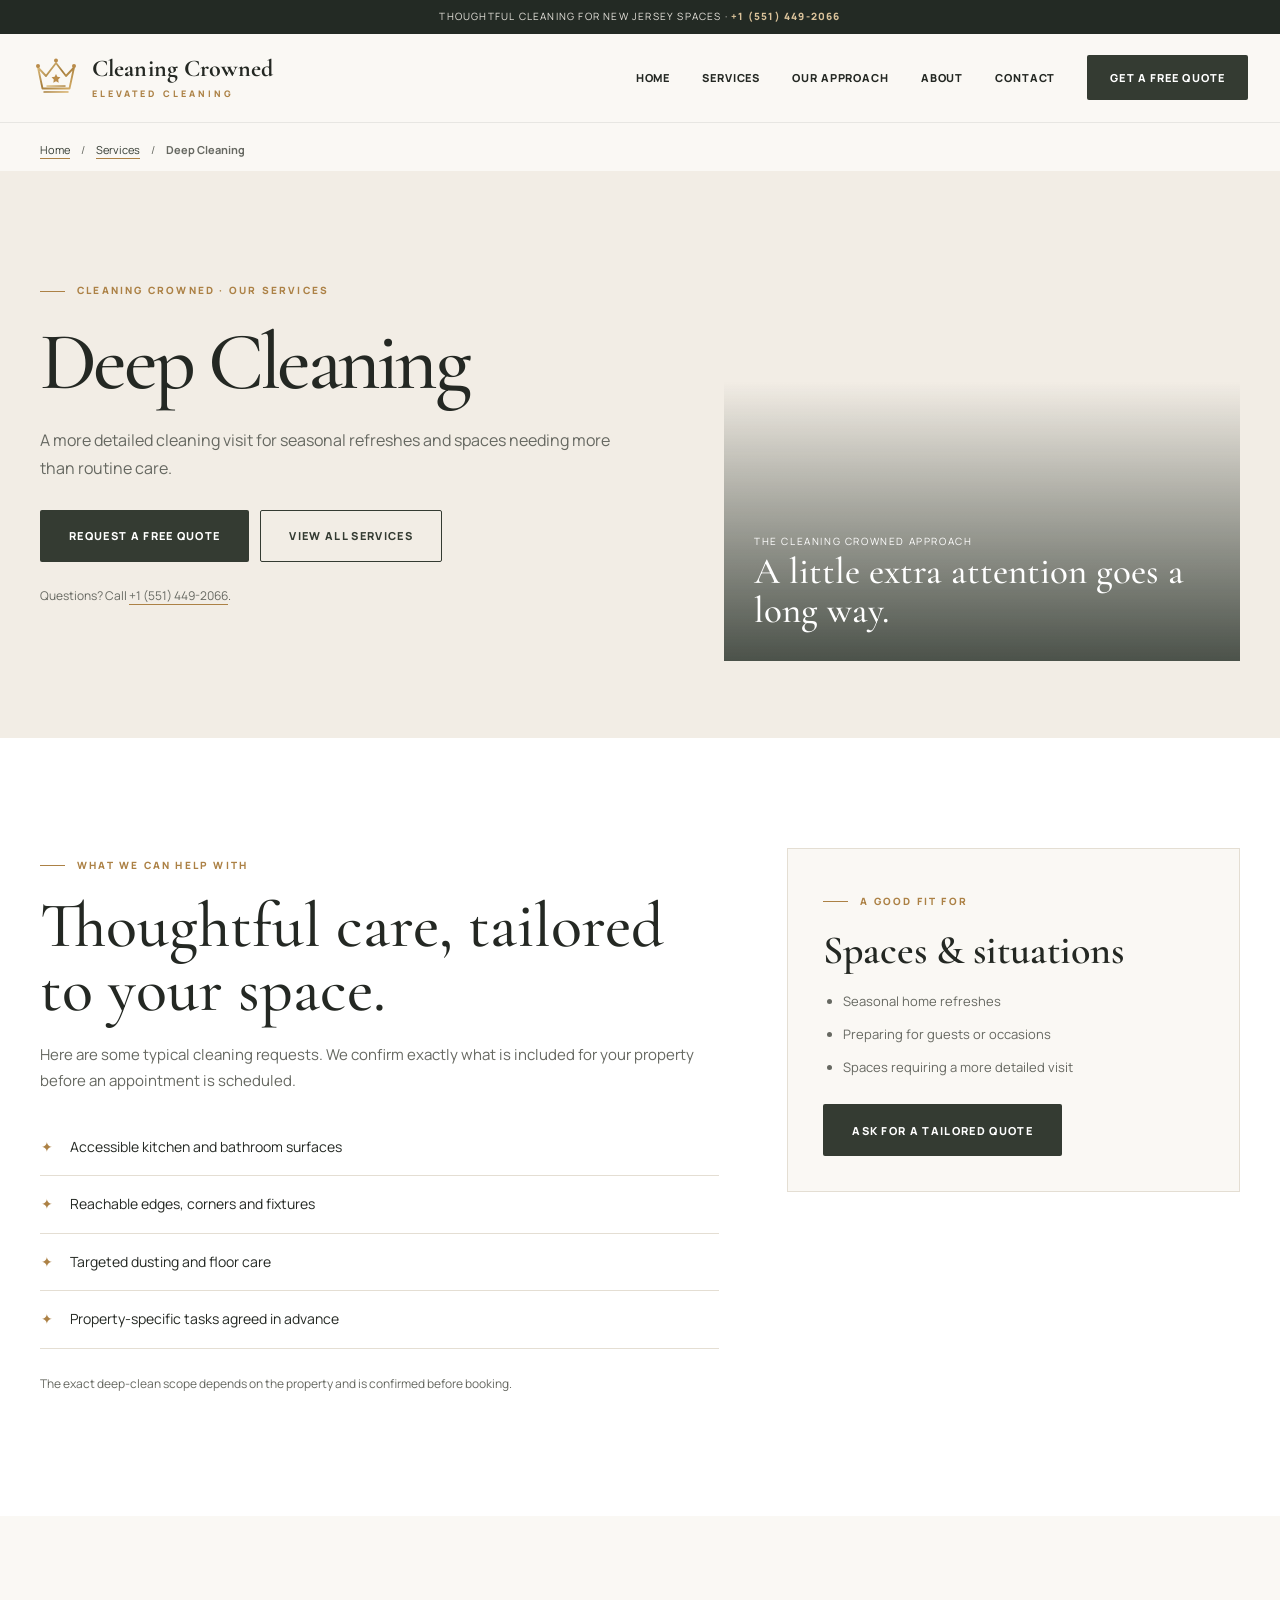
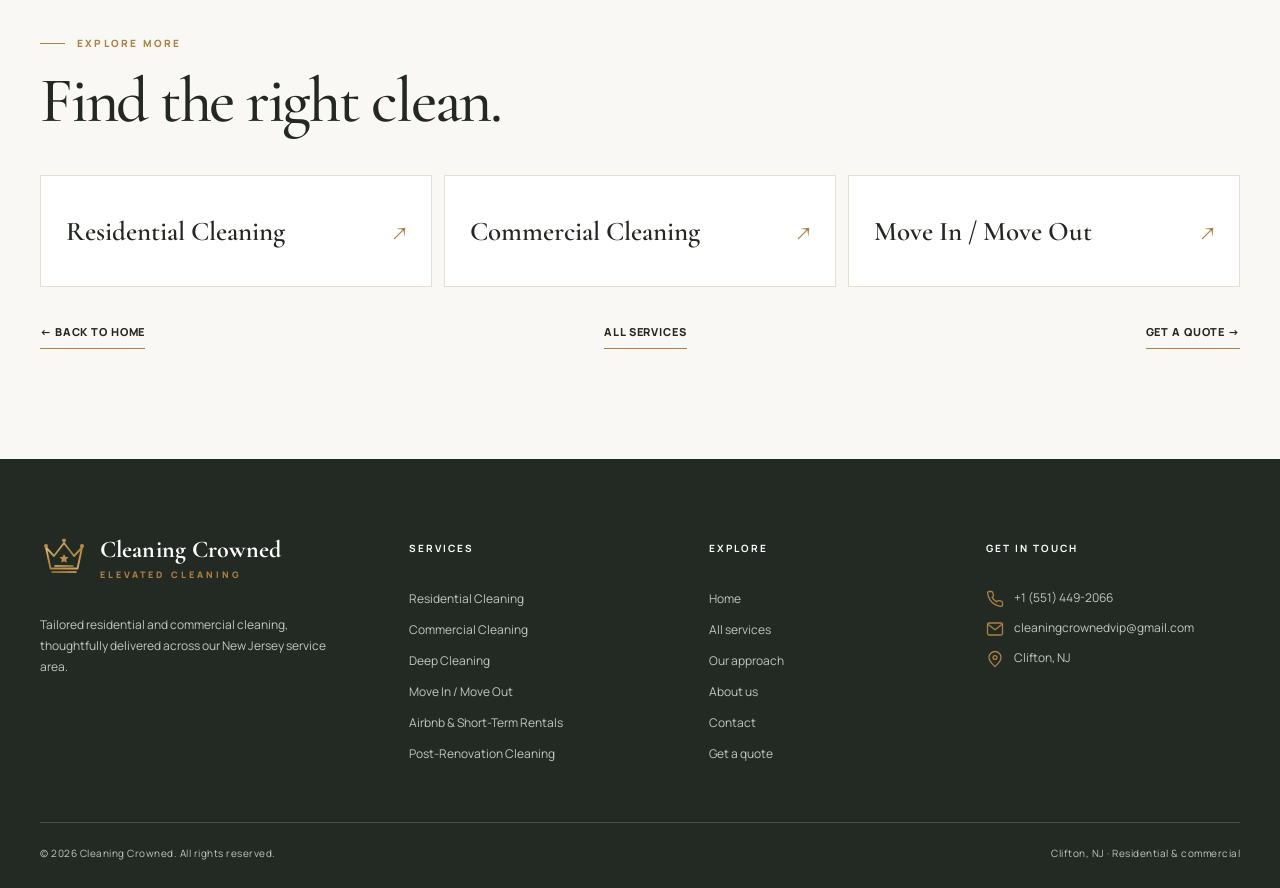
<file: deep-cleaning.html>
<!DOCTYPE html><html lang="en"><head><meta charset="UTF-8"><meta name="viewport" content="width=device-width,initial-scale=1"><meta name="theme-color" content="#faf8f4"><meta name="description" content="A more detailed cleaning visit for seasonal refreshes and spaces needing more than routine care. Cleaning Crowned serves New Jersey. Call +1 (551) 449-2066 for a free estimate."><title>Deep Cleaning | Cleaning Crowned</title><link rel="icon" type="image/svg+xml" href="assets/crown-mark.svg"><link rel="preconnect" href="https://fonts.googleapis.com"><link rel="preconnect" href="https://fonts.gstatic.com" crossorigin><link rel="stylesheet" href="style.css"><meta property="og:type" content="website"><meta property="og:site_name" content="Cleaning Crowned"><meta property="og:title" content="Deep Cleaning | Cleaning Crowned"><meta property="og:description" content="Deep Cleaning by Cleaning Crowned in New Jersey. Request a cleaning estimate or call +1 (551) 449-2066."><meta property="og:image" content="https://i.ibb.co/278GgjTg/Chat-GPT-Image-Sep-23-2026-11-32-47-AM.png"><meta property="og:image:width" content="1731"><meta property="og:image:height" content="909"><meta property="og:image:alt" content="Cleaning Crowned · New Jersey · +1 (551) 449-2066"><meta name="twitter:card" content="summary_large_image"><meta name="twitter:title" content="Deep Cleaning | Cleaning Crowned"><meta name="twitter:description" content="Deep Cleaning by Cleaning Crowned in New Jersey. Request a cleaning estimate or call +1 (551) 449-2066."><meta name="twitter:image" content="https://i.ibb.co/278GgjTg/Chat-GPT-Image-Sep-23-2026-11-32-47-AM.png"><link rel="canonical" href="https://graceful-smakager-014814.netlify.app/deep-cleaning.html"><meta property="og:url" content="https://graceful-smakager-014814.netlify.app/deep-cleaning.html"><meta property="og:image:secure_url" content="https://i.ibb.co/278GgjTg/Chat-GPT-Image-Sep-23-2026-11-32-47-AM.png"><meta property="og:image:type" content="image/png"><meta name="twitter:image:alt" content="Cleaning Crowned logo, premium cleaning in New Jersey, +1 (551) 449-2066"></head><body><div class="top-strip">Thoughtful cleaning for New Jersey spaces <span aria-hidden="true">·</span> <a href="tel:+15514492066">+1 (551) 449-2066</a></div><header class="site-header"><div class="nav-wrap"><a class="brand" href="index.html" aria-label="Cleaning Crowned home"><img src="assets/crown-mark.svg" width="48" height="48" alt=""><span class="brand-copy"><strong>Cleaning Crowned</strong><small>Elevated cleaning</small></span></a><button type="button" class="menu-toggle" aria-expanded="false" aria-controls="main-nav">Menu</button><nav id="main-nav" class="main-nav" aria-label="Main navigation"><a href="index.html">Home</a><a href="index.html#services">Services</a><a href="index.html#our-approach">Our approach</a><a href="about.html">About</a><a href="contact.html">Contact</a><a class="nav-cta" href="booking.html">Get a free quote</a></nav></div></header><main><nav class="page-breadcrumb container" aria-label="Breadcrumb"><a href="index.html">Home</a><span aria-hidden="true">/</span><a href="index.html#services">Services</a><span aria-hidden="true">/</span><span aria-current="page">Deep Cleaning</span></nav><section class="service-detail-hero"><div class="container service-detail-grid"><div><span class="eyebrow">Cleaning Crowned · Our services</span><h1>Deep Cleaning</h1><p class="service-lead">A more detailed cleaning visit for seasonal refreshes and spaces needing more than routine care.</p><div class="service-detail-actions"><a class="btn btn-primary" href="booking.html?service=deep">Request a free quote</a><a class="btn btn-secondary" href="index.html#services">View all services</a></div><p class="service-detail-small">Questions? Call <a href="tel:+15514492066">+1 (551) 449-2066</a>.</p></div><div class="service-detail-visual" role="img" aria-label="Illustrative contemporary interior"><div><span>THE CLEANING CROWNED APPROACH</span><strong>A little extra attention goes a long way.</strong></div></div></div></section><section class="section service-content-section"><div class="container service-content-grid"><div><span class="eyebrow">What we can help with</span><h2>Thoughtful care, tailored to your space.</h2><p>Here are some typical cleaning requests. We confirm exactly what is included for your property before an appointment is scheduled.</p><ul class="included-list"><li>Accessible kitchen and bathroom surfaces</li><li>Reachable edges, corners and fixtures</li><li>Targeted dusting and floor care</li><li>Property-specific tasks agreed in advance</li></ul><p class="scope-note">The exact deep-clean scope depends on the property and is confirmed before booking.</p></div><aside class="ideal-panel"><span class="eyebrow">A good fit for</span><h3>Spaces &amp; situations</h3><ul><li>Seasonal home refreshes</li><li>Preparing for guests or occasions</li><li>Spaces requiring a more detailed visit</li></ul><a class="btn btn-primary" href="booking.html?service=deep">Ask for a tailored quote</a></aside></div></section><section class="section service-related-section"><div class="container"><div class="section-heading"><span class="eyebrow">Explore more</span><h2>Find the right clean.</h2></div><div class="related-grid"><a href="residential-cleaning.html" class="related-service"><span>Residential Cleaning</span><span aria-hidden="true">↗</span></a><a href="commercial-cleaning.html" class="related-service"><span>Commercial Cleaning</span><span aria-hidden="true">↗</span></a><a href="move-in-move-out.html" class="related-service"><span>Move In / Move Out</span><span aria-hidden="true">↗</span></a></div><nav class="service-return" aria-label="Further navigation"><a href="index.html">← Back to Home</a><a href="index.html#services">All services</a><a href="booking.html?service=deep">Get a quote →</a></nav></div></section></main><footer class="site-footer"><div class="container footer-grid"><div><a class="brand footer-brand" href="index.html" aria-label="Cleaning Crowned home"><img src="assets/crown-mark.svg" width="48" height="48" alt=""><span class="brand-copy"><strong>Cleaning Crowned</strong><small>Elevated cleaning</small></span></a><p>Tailored residential and commercial cleaning, thoughtfully delivered across our New Jersey service area.</p></div><div><h4>Services</h4><a href="residential-cleaning.html">Residential Cleaning</a><a href="commercial-cleaning.html">Commercial Cleaning</a><a href="deep-cleaning.html">Deep Cleaning</a><a href="move-in-move-out.html">Move In / Move Out</a><a href="airbnb-cleaning.html">Airbnb &amp; Short-Term Rentals</a><a href="post-renovation-cleaning.html">Post-Renovation Cleaning</a></div><div><h4>Explore</h4><a href="index.html">Home</a><a href="index.html#services">All services</a><a href="index.html#our-approach">Our approach</a><a href="about.html">About us</a><a href="contact.html">Contact</a><a href="booking.html">Get a quote</a></div><div class="footer-contact"><h4>Get in touch</h4><div class="footer-contact-line"><img class="contact-icon" src="assets/icon-phone.svg" alt="" aria-hidden="true" width="20" height="20"><a href="tel:+15514492066">+1 (551) 449-2066</a></div><div class="footer-contact-line"><img class="contact-icon" src="assets/icon-mail.svg" alt="" aria-hidden="true" width="20" height="20"><a href="mailto:cleaningcrownedvip@gmail.com">cleaningcrownedvip@gmail.com</a></div><div class="footer-contact-line"><img class="contact-icon" src="assets/icon-location.svg" alt="" aria-hidden="true" width="20" height="20"><span>Clifton, NJ</span></div></div></div><div class="container footer-bottom"><span>© 2026 Cleaning Crowned. All rights reserved.</span><span>Clifton, NJ · Residential &amp; commercial</span></div></footer><div class="mobile-action-bar" aria-label="Quick contact actions"><a href="tel:+15514492066"><img class="mobile-cta-icon" src="assets/icon-phone.svg" alt="" aria-hidden="true" width="20" height="20">Call us</a><a href="booking.html">Get a quote</a></div><script src="site.js" defer></script></body></html>
</file>
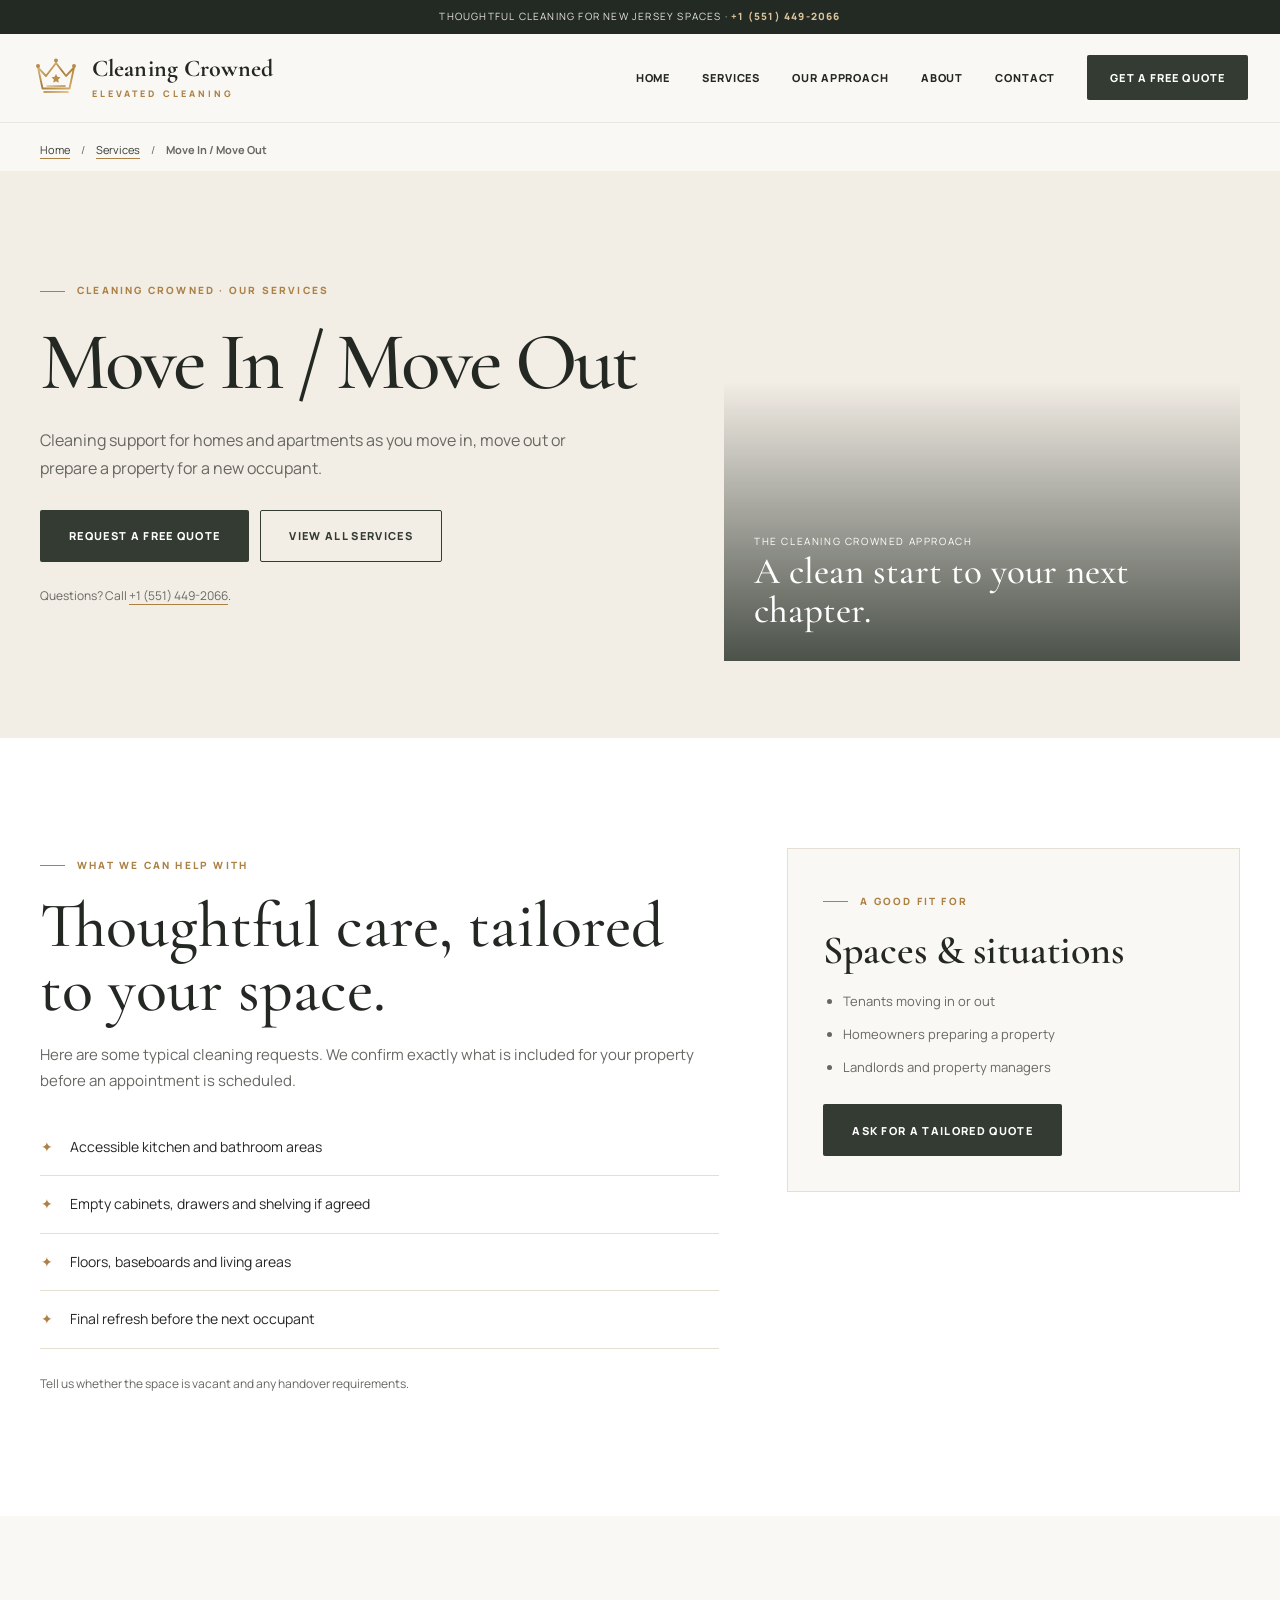
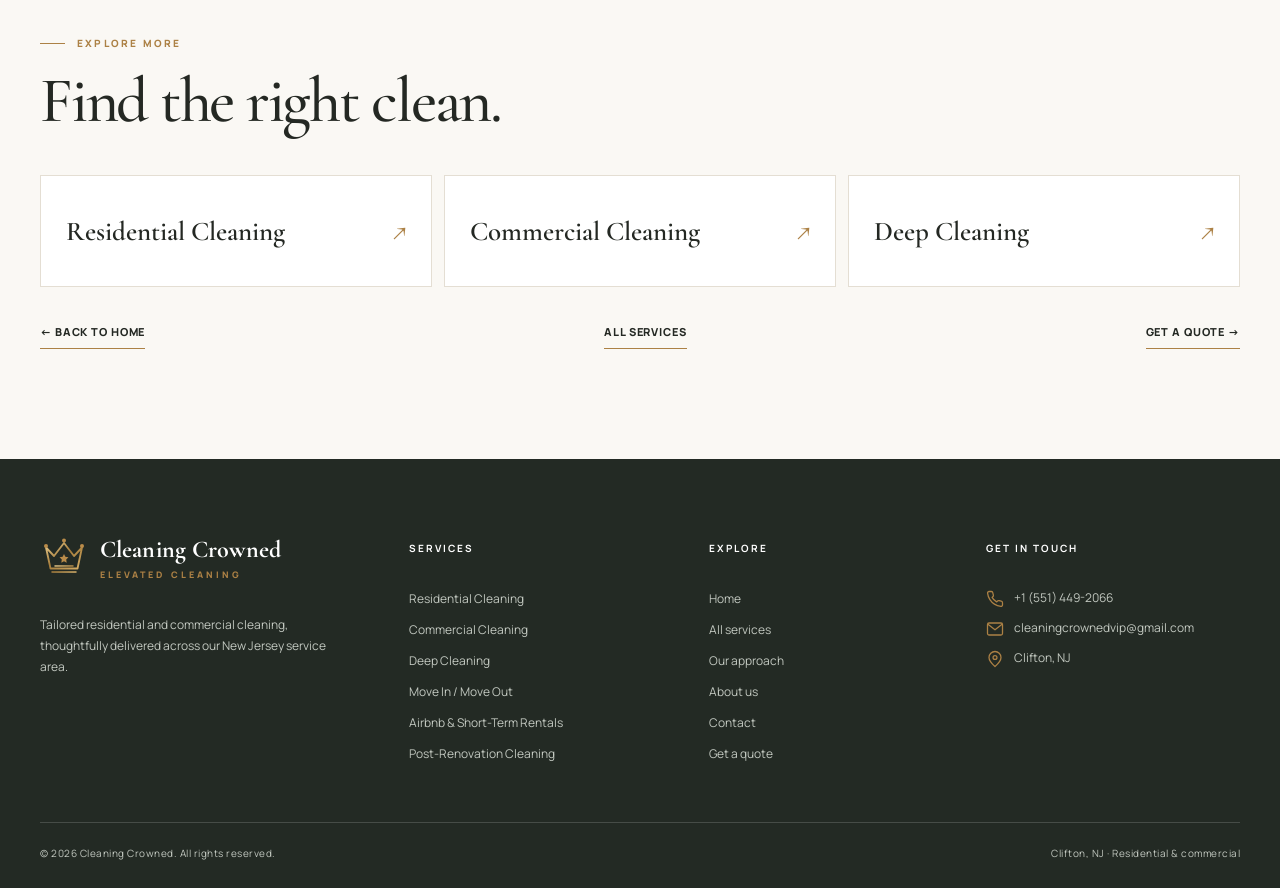
<file: move-in-move-out.html>
<!DOCTYPE html><html lang="en"><head><meta charset="UTF-8"><meta name="viewport" content="width=device-width,initial-scale=1"><meta name="theme-color" content="#faf8f4"><meta name="description" content="Cleaning support for homes and apartments as you move in, move out or prepare a property for a new occupant. Cleaning Crowned serves New Jersey. Call +1 (551) 449-2066 for a free estimate."><title>Move In / Move Out | Cleaning Crowned</title><link rel="icon" type="image/svg+xml" href="assets/crown-mark.svg"><link rel="preconnect" href="https://fonts.googleapis.com"><link rel="preconnect" href="https://fonts.gstatic.com" crossorigin><link rel="stylesheet" href="style.css"><meta property="og:type" content="website"><meta property="og:site_name" content="Cleaning Crowned"><meta property="og:title" content="Move In / Move Out | Cleaning Crowned"><meta property="og:description" content="Move In / Move Out by Cleaning Crowned in New Jersey. Request a cleaning estimate or call +1 (551) 449-2066."><meta property="og:image" content="https://i.ibb.co/278GgjTg/Chat-GPT-Image-Sep-23-2026-11-32-47-AM.png"><meta property="og:image:width" content="1731"><meta property="og:image:height" content="909"><meta property="og:image:alt" content="Cleaning Crowned · New Jersey · +1 (551) 449-2066"><meta name="twitter:card" content="summary_large_image"><meta name="twitter:title" content="Move In / Move Out | Cleaning Crowned"><meta name="twitter:description" content="Move In / Move Out by Cleaning Crowned in New Jersey. Request a cleaning estimate or call +1 (551) 449-2066."><meta name="twitter:image" content="https://i.ibb.co/278GgjTg/Chat-GPT-Image-Sep-23-2026-11-32-47-AM.png"><link rel="canonical" href="https://graceful-smakager-014814.netlify.app/move-in-move-out.html"><meta property="og:url" content="https://graceful-smakager-014814.netlify.app/move-in-move-out.html"><meta property="og:image:secure_url" content="https://i.ibb.co/278GgjTg/Chat-GPT-Image-Sep-23-2026-11-32-47-AM.png"><meta property="og:image:type" content="image/png"><meta name="twitter:image:alt" content="Cleaning Crowned logo, premium cleaning in New Jersey, +1 (551) 449-2066"></head><body><div class="top-strip">Thoughtful cleaning for New Jersey spaces <span aria-hidden="true">·</span> <a href="tel:+15514492066">+1 (551) 449-2066</a></div><header class="site-header"><div class="nav-wrap"><a class="brand" href="index.html" aria-label="Cleaning Crowned home"><img src="assets/crown-mark.svg" width="48" height="48" alt=""><span class="brand-copy"><strong>Cleaning Crowned</strong><small>Elevated cleaning</small></span></a><button type="button" class="menu-toggle" aria-expanded="false" aria-controls="main-nav">Menu</button><nav id="main-nav" class="main-nav" aria-label="Main navigation"><a href="index.html">Home</a><a href="index.html#services">Services</a><a href="index.html#our-approach">Our approach</a><a href="about.html">About</a><a href="contact.html">Contact</a><a class="nav-cta" href="booking.html">Get a free quote</a></nav></div></header><main><nav class="page-breadcrumb container" aria-label="Breadcrumb"><a href="index.html">Home</a><span aria-hidden="true">/</span><a href="index.html#services">Services</a><span aria-hidden="true">/</span><span aria-current="page">Move In / Move Out</span></nav><section class="service-detail-hero"><div class="container service-detail-grid"><div><span class="eyebrow">Cleaning Crowned · Our services</span><h1>Move In / Move Out</h1><p class="service-lead">Cleaning support for homes and apartments as you move in, move out or prepare a property for a new occupant.</p><div class="service-detail-actions"><a class="btn btn-primary" href="booking.html?service=move">Request a free quote</a><a class="btn btn-secondary" href="index.html#services">View all services</a></div><p class="service-detail-small">Questions? Call <a href="tel:+15514492066">+1 (551) 449-2066</a>.</p></div><div class="service-detail-visual" role="img" aria-label="Illustrative contemporary interior"><div><span>THE CLEANING CROWNED APPROACH</span><strong>A clean start to your next chapter.</strong></div></div></div></section><section class="section service-content-section"><div class="container service-content-grid"><div><span class="eyebrow">What we can help with</span><h2>Thoughtful care, tailored to your space.</h2><p>Here are some typical cleaning requests. We confirm exactly what is included for your property before an appointment is scheduled.</p><ul class="included-list"><li>Accessible kitchen and bathroom areas</li><li>Empty cabinets, drawers and shelving if agreed</li><li>Floors, baseboards and living areas</li><li>Final refresh before the next occupant</li></ul><p class="scope-note">Tell us whether the space is vacant and any handover requirements.</p></div><aside class="ideal-panel"><span class="eyebrow">A good fit for</span><h3>Spaces &amp; situations</h3><ul><li>Tenants moving in or out</li><li>Homeowners preparing a property</li><li>Landlords and property managers</li></ul><a class="btn btn-primary" href="booking.html?service=move">Ask for a tailored quote</a></aside></div></section><section class="section service-related-section"><div class="container"><div class="section-heading"><span class="eyebrow">Explore more</span><h2>Find the right clean.</h2></div><div class="related-grid"><a href="residential-cleaning.html" class="related-service"><span>Residential Cleaning</span><span aria-hidden="true">↗</span></a><a href="commercial-cleaning.html" class="related-service"><span>Commercial Cleaning</span><span aria-hidden="true">↗</span></a><a href="deep-cleaning.html" class="related-service"><span>Deep Cleaning</span><span aria-hidden="true">↗</span></a></div><nav class="service-return" aria-label="Further navigation"><a href="index.html">← Back to Home</a><a href="index.html#services">All services</a><a href="booking.html?service=move">Get a quote →</a></nav></div></section></main><footer class="site-footer"><div class="container footer-grid"><div><a class="brand footer-brand" href="index.html" aria-label="Cleaning Crowned home"><img src="assets/crown-mark.svg" width="48" height="48" alt=""><span class="brand-copy"><strong>Cleaning Crowned</strong><small>Elevated cleaning</small></span></a><p>Tailored residential and commercial cleaning, thoughtfully delivered across our New Jersey service area.</p></div><div><h4>Services</h4><a href="residential-cleaning.html">Residential Cleaning</a><a href="commercial-cleaning.html">Commercial Cleaning</a><a href="deep-cleaning.html">Deep Cleaning</a><a href="move-in-move-out.html">Move In / Move Out</a><a href="airbnb-cleaning.html">Airbnb &amp; Short-Term Rentals</a><a href="post-renovation-cleaning.html">Post-Renovation Cleaning</a></div><div><h4>Explore</h4><a href="index.html">Home</a><a href="index.html#services">All services</a><a href="index.html#our-approach">Our approach</a><a href="about.html">About us</a><a href="contact.html">Contact</a><a href="booking.html">Get a quote</a></div><div class="footer-contact"><h4>Get in touch</h4><div class="footer-contact-line"><img class="contact-icon" src="assets/icon-phone.svg" alt="" aria-hidden="true" width="20" height="20"><a href="tel:+15514492066">+1 (551) 449-2066</a></div><div class="footer-contact-line"><img class="contact-icon" src="assets/icon-mail.svg" alt="" aria-hidden="true" width="20" height="20"><a href="mailto:cleaningcrownedvip@gmail.com">cleaningcrownedvip@gmail.com</a></div><div class="footer-contact-line"><img class="contact-icon" src="assets/icon-location.svg" alt="" aria-hidden="true" width="20" height="20"><span>Clifton, NJ</span></div></div></div><div class="container footer-bottom"><span>© 2026 Cleaning Crowned. All rights reserved.</span><span>Clifton, NJ · Residential &amp; commercial</span></div></footer><div class="mobile-action-bar" aria-label="Quick contact actions"><a href="tel:+15514492066"><img class="mobile-cta-icon" src="assets/icon-phone.svg" alt="" aria-hidden="true" width="20" height="20">Call us</a><a href="booking.html">Get a quote</a></div><script src="site.js" defer></script></body></html>
</file>
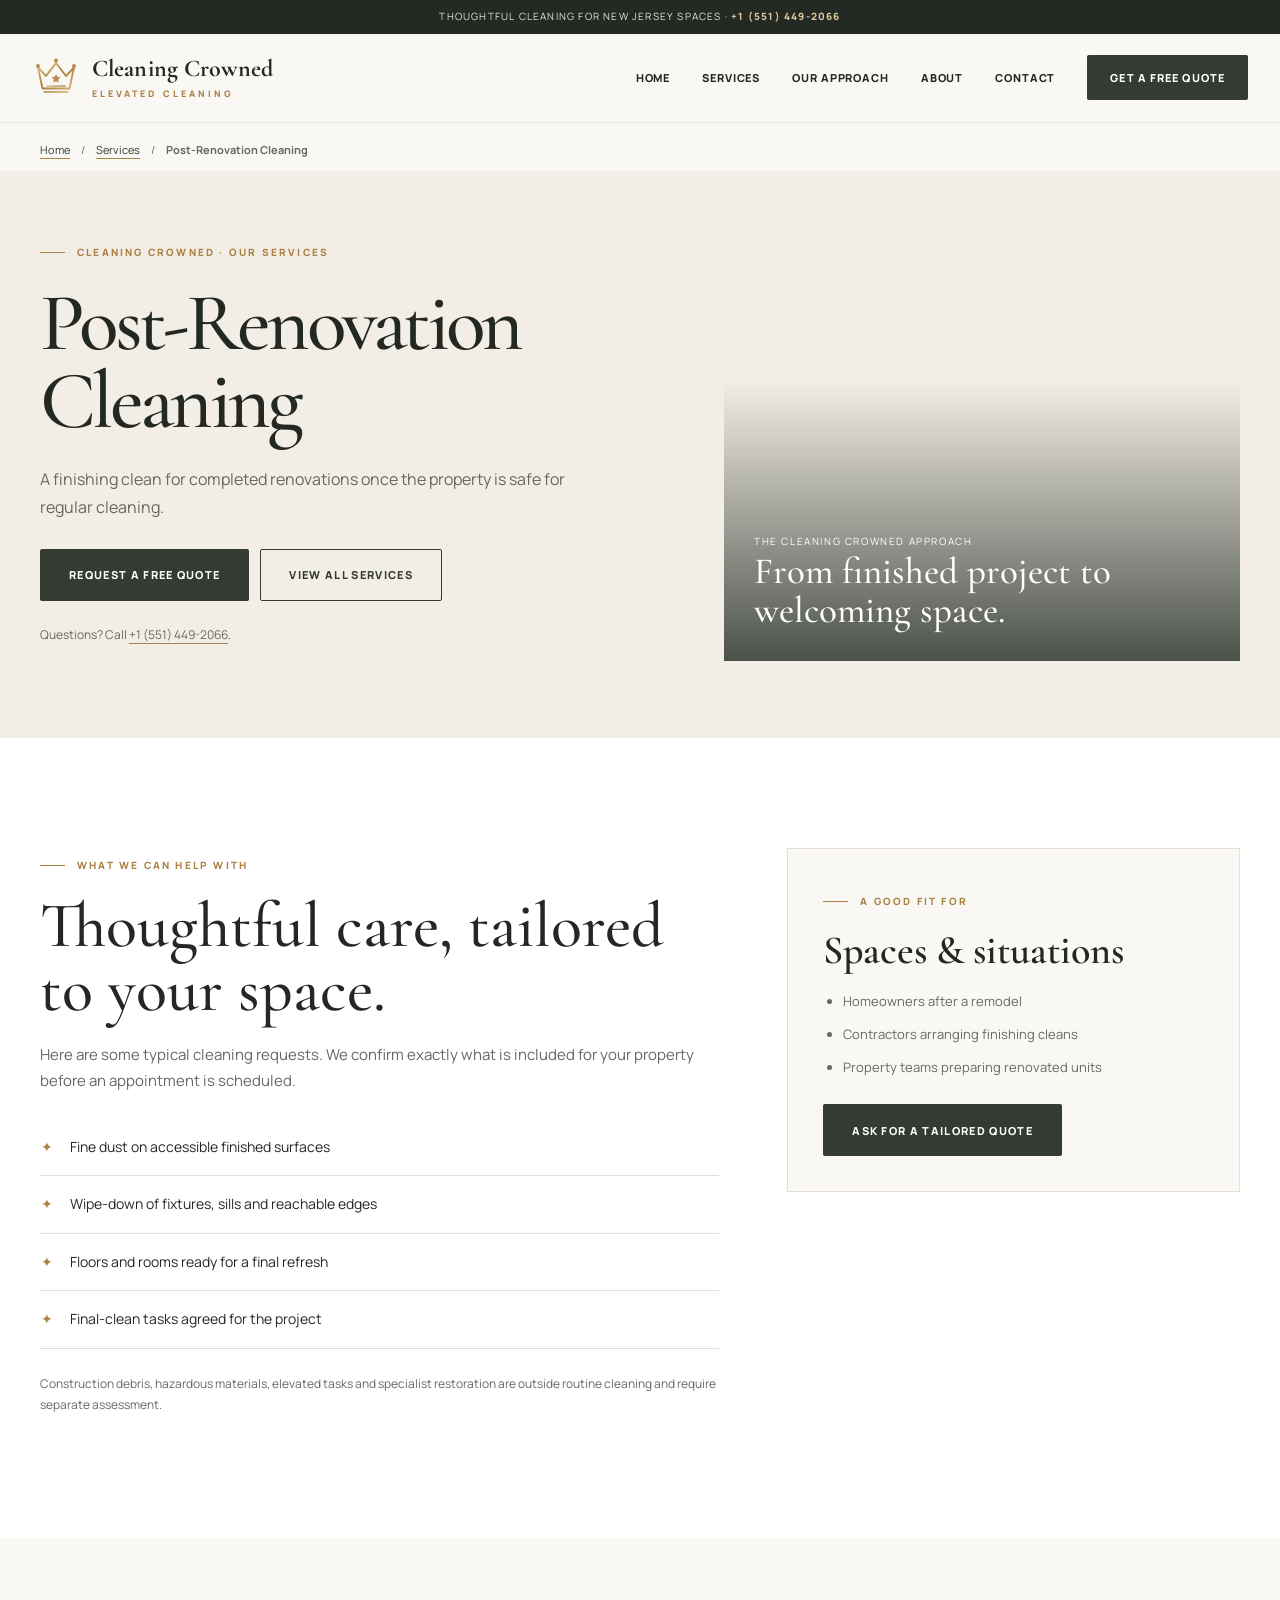
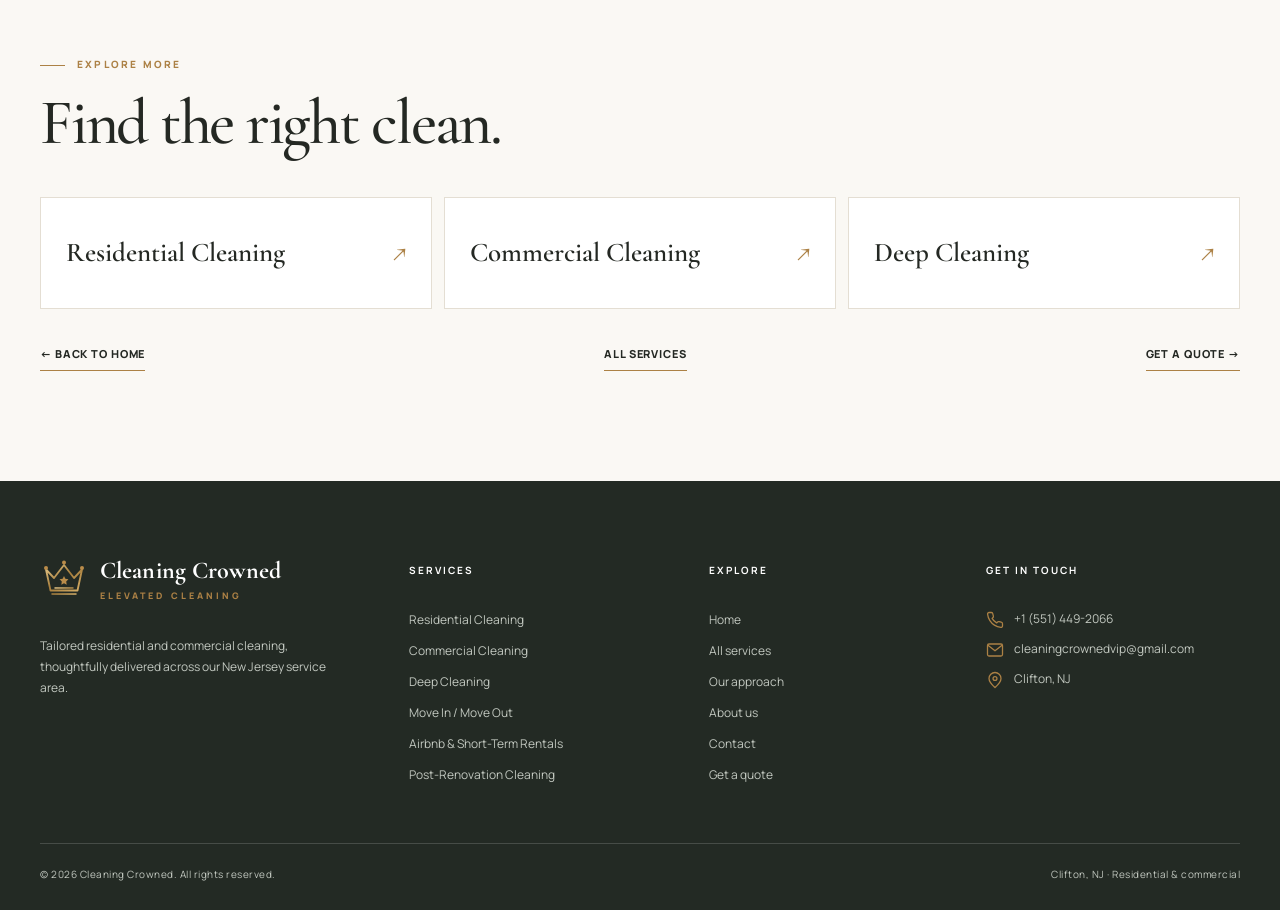
<file: post-renovation-cleaning.html>
<!DOCTYPE html><html lang="en"><head><meta charset="UTF-8"><meta name="viewport" content="width=device-width,initial-scale=1"><meta name="theme-color" content="#faf8f4"><meta name="description" content="A finishing clean for completed renovations once the property is safe for regular cleaning. Cleaning Crowned serves New Jersey. Call +1 (551) 449-2066 for a free estimate."><title>Post-Renovation Cleaning | Cleaning Crowned</title><link rel="icon" type="image/svg+xml" href="assets/crown-mark.svg"><link rel="preconnect" href="https://fonts.googleapis.com"><link rel="preconnect" href="https://fonts.gstatic.com" crossorigin><link rel="stylesheet" href="style.css"><meta property="og:type" content="website"><meta property="og:site_name" content="Cleaning Crowned"><meta property="og:title" content="Post-Renovation Cleaning | Cleaning Crowned"><meta property="og:description" content="Post-Renovation Cleaning by Cleaning Crowned in New Jersey. Request a cleaning estimate or call +1 (551) 449-2066."><meta property="og:image" content="https://i.ibb.co/278GgjTg/Chat-GPT-Image-Sep-23-2026-11-32-47-AM.png"><meta property="og:image:width" content="1731"><meta property="og:image:height" content="909"><meta property="og:image:alt" content="Cleaning Crowned · New Jersey · +1 (551) 449-2066"><meta name="twitter:card" content="summary_large_image"><meta name="twitter:title" content="Post-Renovation Cleaning | Cleaning Crowned"><meta name="twitter:description" content="Post-Renovation Cleaning by Cleaning Crowned in New Jersey. Request a cleaning estimate or call +1 (551) 449-2066."><meta name="twitter:image" content="https://i.ibb.co/278GgjTg/Chat-GPT-Image-Sep-23-2026-11-32-47-AM.png"><link rel="canonical" href="https://graceful-smakager-014814.netlify.app/post-renovation-cleaning.html"><meta property="og:url" content="https://graceful-smakager-014814.netlify.app/post-renovation-cleaning.html"><meta property="og:image:secure_url" content="https://i.ibb.co/278GgjTg/Chat-GPT-Image-Sep-23-2026-11-32-47-AM.png"><meta property="og:image:type" content="image/png"><meta name="twitter:image:alt" content="Cleaning Crowned logo, premium cleaning in New Jersey, +1 (551) 449-2066"></head><body><div class="top-strip">Thoughtful cleaning for New Jersey spaces <span aria-hidden="true">·</span> <a href="tel:+15514492066">+1 (551) 449-2066</a></div><header class="site-header"><div class="nav-wrap"><a class="brand" href="index.html" aria-label="Cleaning Crowned home"><img src="assets/crown-mark.svg" width="48" height="48" alt=""><span class="brand-copy"><strong>Cleaning Crowned</strong><small>Elevated cleaning</small></span></a><button type="button" class="menu-toggle" aria-expanded="false" aria-controls="main-nav">Menu</button><nav id="main-nav" class="main-nav" aria-label="Main navigation"><a href="index.html">Home</a><a href="index.html#services">Services</a><a href="index.html#our-approach">Our approach</a><a href="about.html">About</a><a href="contact.html">Contact</a><a class="nav-cta" href="booking.html">Get a free quote</a></nav></div></header><main><nav class="page-breadcrumb container" aria-label="Breadcrumb"><a href="index.html">Home</a><span aria-hidden="true">/</span><a href="index.html#services">Services</a><span aria-hidden="true">/</span><span aria-current="page">Post-Renovation Cleaning</span></nav><section class="service-detail-hero"><div class="container service-detail-grid"><div><span class="eyebrow">Cleaning Crowned · Our services</span><h1>Post-Renovation Cleaning</h1><p class="service-lead">A finishing clean for completed renovations once the property is safe for regular cleaning.</p><div class="service-detail-actions"><a class="btn btn-primary" href="booking.html?service=post-construction">Request a free quote</a><a class="btn btn-secondary" href="index.html#services">View all services</a></div><p class="service-detail-small">Questions? Call <a href="tel:+15514492066">+1 (551) 449-2066</a>.</p></div><div class="service-detail-visual" role="img" aria-label="Illustrative contemporary interior"><div><span>THE CLEANING CROWNED APPROACH</span><strong>From finished project to welcoming space.</strong></div></div></div></section><section class="section service-content-section"><div class="container service-content-grid"><div><span class="eyebrow">What we can help with</span><h2>Thoughtful care, tailored to your space.</h2><p>Here are some typical cleaning requests. We confirm exactly what is included for your property before an appointment is scheduled.</p><ul class="included-list"><li>Fine dust on accessible finished surfaces</li><li>Wipe-down of fixtures, sills and reachable edges</li><li>Floors and rooms ready for a final refresh</li><li>Final-clean tasks agreed for the project</li></ul><p class="scope-note">Construction debris, hazardous materials, elevated tasks and specialist restoration are outside routine cleaning and require separate assessment.</p></div><aside class="ideal-panel"><span class="eyebrow">A good fit for</span><h3>Spaces &amp; situations</h3><ul><li>Homeowners after a remodel</li><li>Contractors arranging finishing cleans</li><li>Property teams preparing renovated units</li></ul><a class="btn btn-primary" href="booking.html?service=post-construction">Ask for a tailored quote</a></aside></div></section><section class="section service-related-section"><div class="container"><div class="section-heading"><span class="eyebrow">Explore more</span><h2>Find the right clean.</h2></div><div class="related-grid"><a href="residential-cleaning.html" class="related-service"><span>Residential Cleaning</span><span aria-hidden="true">↗</span></a><a href="commercial-cleaning.html" class="related-service"><span>Commercial Cleaning</span><span aria-hidden="true">↗</span></a><a href="deep-cleaning.html" class="related-service"><span>Deep Cleaning</span><span aria-hidden="true">↗</span></a></div><nav class="service-return" aria-label="Further navigation"><a href="index.html">← Back to Home</a><a href="index.html#services">All services</a><a href="booking.html?service=post-construction">Get a quote →</a></nav></div></section></main><footer class="site-footer"><div class="container footer-grid"><div><a class="brand footer-brand" href="index.html" aria-label="Cleaning Crowned home"><img src="assets/crown-mark.svg" width="48" height="48" alt=""><span class="brand-copy"><strong>Cleaning Crowned</strong><small>Elevated cleaning</small></span></a><p>Tailored residential and commercial cleaning, thoughtfully delivered across our New Jersey service area.</p></div><div><h4>Services</h4><a href="residential-cleaning.html">Residential Cleaning</a><a href="commercial-cleaning.html">Commercial Cleaning</a><a href="deep-cleaning.html">Deep Cleaning</a><a href="move-in-move-out.html">Move In / Move Out</a><a href="airbnb-cleaning.html">Airbnb &amp; Short-Term Rentals</a><a href="post-renovation-cleaning.html">Post-Renovation Cleaning</a></div><div><h4>Explore</h4><a href="index.html">Home</a><a href="index.html#services">All services</a><a href="index.html#our-approach">Our approach</a><a href="about.html">About us</a><a href="contact.html">Contact</a><a href="booking.html">Get a quote</a></div><div class="footer-contact"><h4>Get in touch</h4><div class="footer-contact-line"><img class="contact-icon" src="assets/icon-phone.svg" alt="" aria-hidden="true" width="20" height="20"><a href="tel:+15514492066">+1 (551) 449-2066</a></div><div class="footer-contact-line"><img class="contact-icon" src="assets/icon-mail.svg" alt="" aria-hidden="true" width="20" height="20"><a href="mailto:cleaningcrownedvip@gmail.com">cleaningcrownedvip@gmail.com</a></div><div class="footer-contact-line"><img class="contact-icon" src="assets/icon-location.svg" alt="" aria-hidden="true" width="20" height="20"><span>Clifton, NJ</span></div></div></div><div class="container footer-bottom"><span>© 2026 Cleaning Crowned. All rights reserved.</span><span>Clifton, NJ · Residential &amp; commercial</span></div></footer><div class="mobile-action-bar" aria-label="Quick contact actions"><a href="tel:+15514492066"><img class="mobile-cta-icon" src="assets/icon-phone.svg" alt="" aria-hidden="true" width="20" height="20">Call us</a><a href="booking.html">Get a quote</a></div><script src="site.js" defer></script></body></html>
</file>
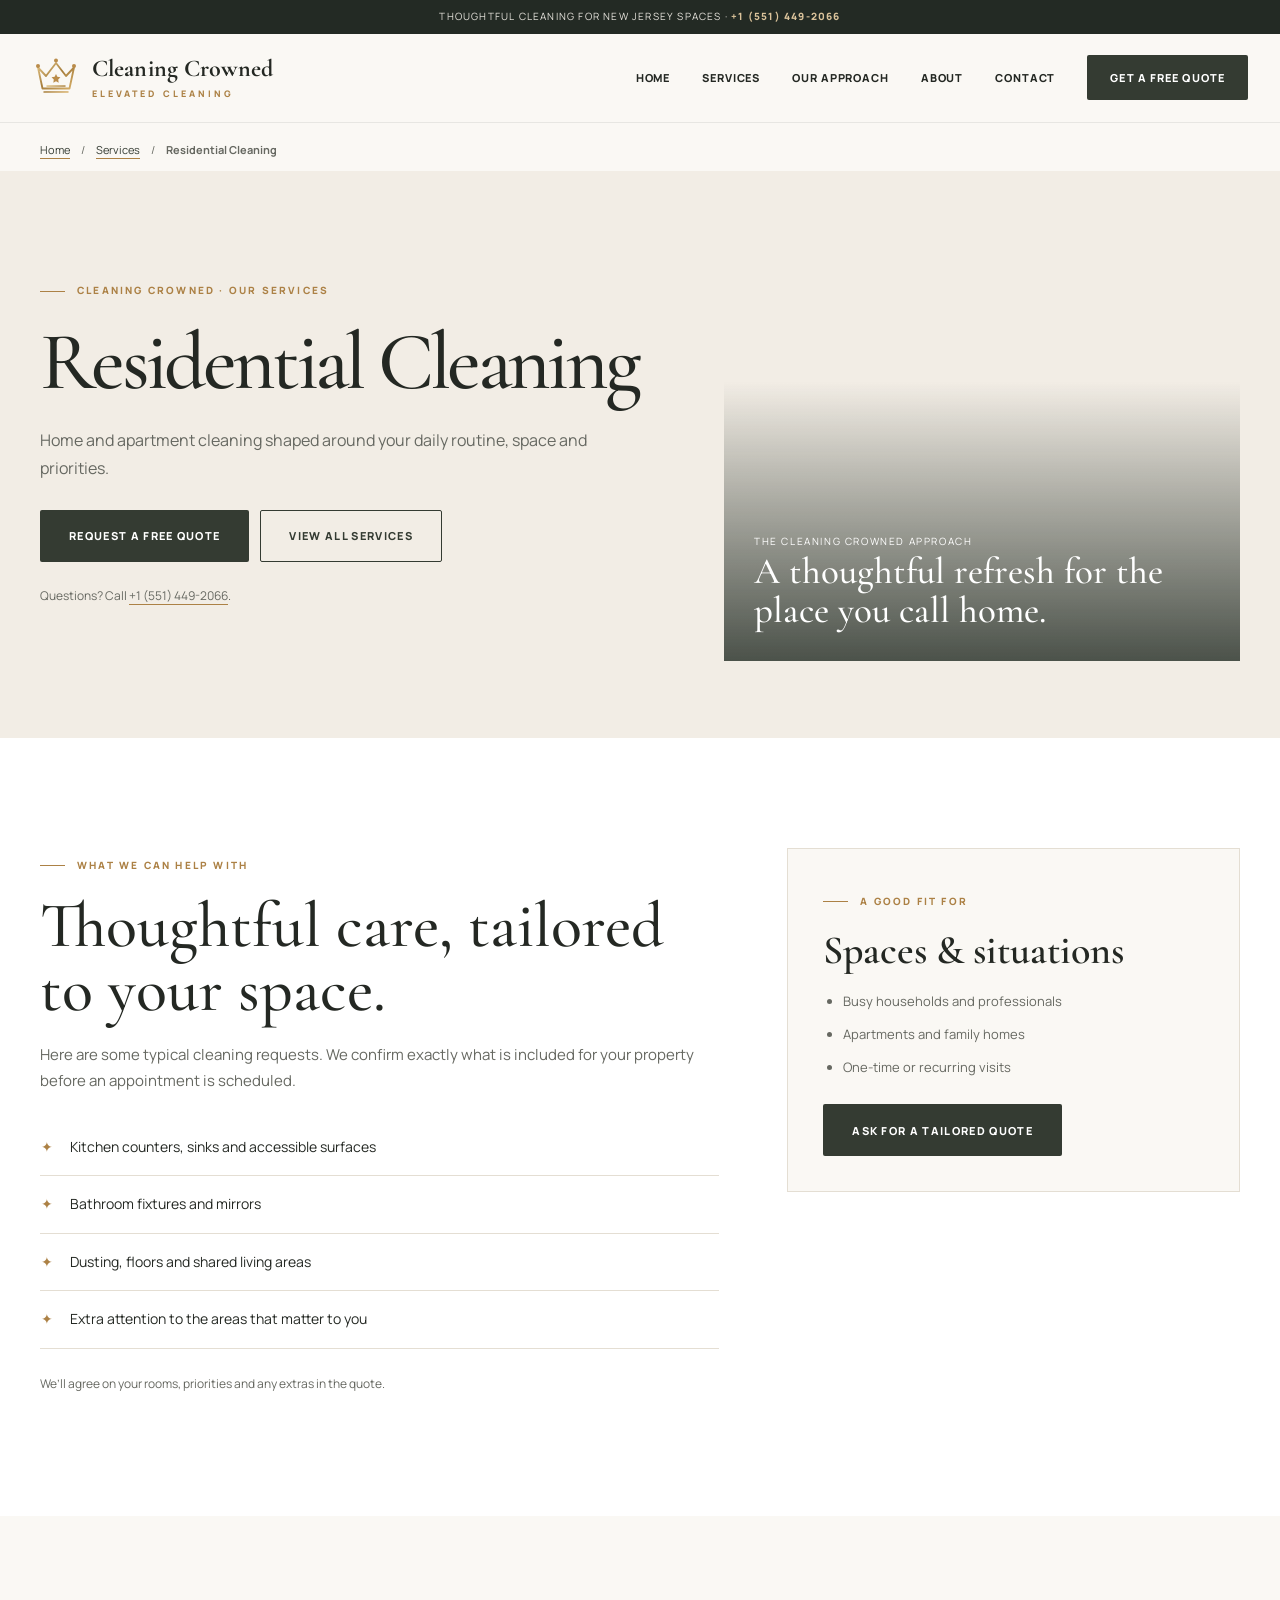
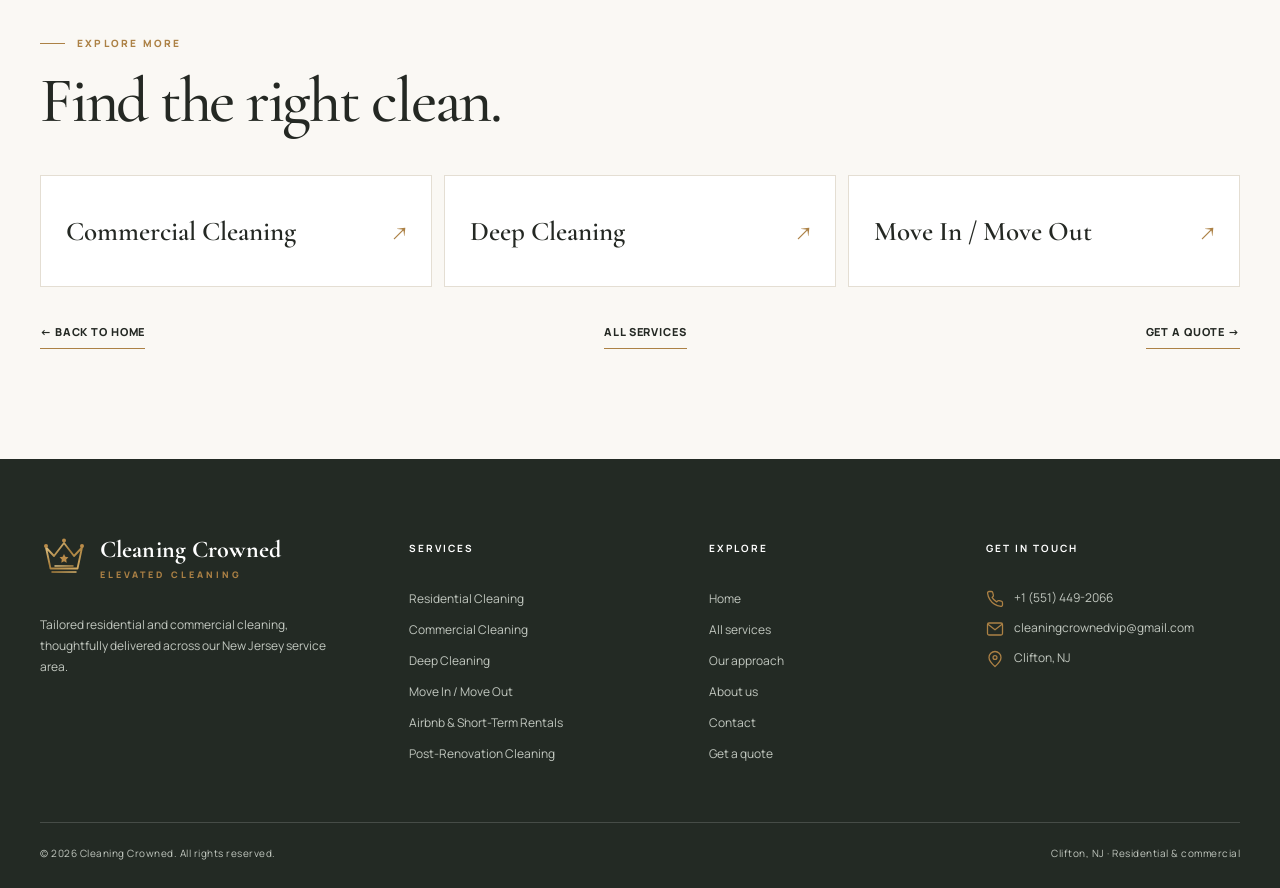
<file: residential-cleaning.html>
<!DOCTYPE html><html lang="en"><head><meta charset="UTF-8"><meta name="viewport" content="width=device-width,initial-scale=1"><meta name="theme-color" content="#faf8f4"><meta name="description" content="Home and apartment cleaning shaped around your daily routine, space and priorities. Cleaning Crowned serves New Jersey. Call +1 (551) 449-2066 for a free estimate."><title>Residential Cleaning | Cleaning Crowned</title><link rel="icon" type="image/svg+xml" href="assets/crown-mark.svg"><link rel="preconnect" href="https://fonts.googleapis.com"><link rel="preconnect" href="https://fonts.gstatic.com" crossorigin><link rel="stylesheet" href="style.css"><meta property="og:type" content="website"><meta property="og:site_name" content="Cleaning Crowned"><meta property="og:title" content="Residential Cleaning | Cleaning Crowned"><meta property="og:description" content="Residential Cleaning by Cleaning Crowned in New Jersey. Request a cleaning estimate or call +1 (551) 449-2066."><meta property="og:image" content="https://i.ibb.co/278GgjTg/Chat-GPT-Image-Sep-23-2026-11-32-47-AM.png"><meta property="og:image:width" content="1731"><meta property="og:image:height" content="909"><meta property="og:image:alt" content="Cleaning Crowned · New Jersey · +1 (551) 449-2066"><meta name="twitter:card" content="summary_large_image"><meta name="twitter:title" content="Residential Cleaning | Cleaning Crowned"><meta name="twitter:description" content="Residential Cleaning by Cleaning Crowned in New Jersey. Request a cleaning estimate or call +1 (551) 449-2066."><meta name="twitter:image" content="https://i.ibb.co/278GgjTg/Chat-GPT-Image-Sep-23-2026-11-32-47-AM.png"><link rel="canonical" href="https://graceful-smakager-014814.netlify.app/residential-cleaning.html"><meta property="og:url" content="https://graceful-smakager-014814.netlify.app/residential-cleaning.html"><meta property="og:image:secure_url" content="https://i.ibb.co/278GgjTg/Chat-GPT-Image-Sep-23-2026-11-32-47-AM.png"><meta property="og:image:type" content="image/png"><meta name="twitter:image:alt" content="Cleaning Crowned logo, premium cleaning in New Jersey, +1 (551) 449-2066"></head><body><div class="top-strip">Thoughtful cleaning for New Jersey spaces <span aria-hidden="true">·</span> <a href="tel:+15514492066">+1 (551) 449-2066</a></div><header class="site-header"><div class="nav-wrap"><a class="brand" href="index.html" aria-label="Cleaning Crowned home"><img src="assets/crown-mark.svg" width="48" height="48" alt=""><span class="brand-copy"><strong>Cleaning Crowned</strong><small>Elevated cleaning</small></span></a><button type="button" class="menu-toggle" aria-expanded="false" aria-controls="main-nav">Menu</button><nav id="main-nav" class="main-nav" aria-label="Main navigation"><a href="index.html">Home</a><a href="index.html#services">Services</a><a href="index.html#our-approach">Our approach</a><a href="about.html">About</a><a href="contact.html">Contact</a><a class="nav-cta" href="booking.html">Get a free quote</a></nav></div></header><main><nav class="page-breadcrumb container" aria-label="Breadcrumb"><a href="index.html">Home</a><span aria-hidden="true">/</span><a href="index.html#services">Services</a><span aria-hidden="true">/</span><span aria-current="page">Residential Cleaning</span></nav><section class="service-detail-hero"><div class="container service-detail-grid"><div><span class="eyebrow">Cleaning Crowned · Our services</span><h1>Residential Cleaning</h1><p class="service-lead">Home and apartment cleaning shaped around your daily routine, space and priorities.</p><div class="service-detail-actions"><a class="btn btn-primary" href="booking.html?service=residential">Request a free quote</a><a class="btn btn-secondary" href="index.html#services">View all services</a></div><p class="service-detail-small">Questions? Call <a href="tel:+15514492066">+1 (551) 449-2066</a>.</p></div><div class="service-detail-visual" role="img" aria-label="Illustrative contemporary interior"><div><span>THE CLEANING CROWNED APPROACH</span><strong>A thoughtful refresh for the place you call home.</strong></div></div></div></section><section class="section service-content-section"><div class="container service-content-grid"><div><span class="eyebrow">What we can help with</span><h2>Thoughtful care, tailored to your space.</h2><p>Here are some typical cleaning requests. We confirm exactly what is included for your property before an appointment is scheduled.</p><ul class="included-list"><li>Kitchen counters, sinks and accessible surfaces</li><li>Bathroom fixtures and mirrors</li><li>Dusting, floors and shared living areas</li><li>Extra attention to the areas that matter to you</li></ul><p class="scope-note">We’ll agree on your rooms, priorities and any extras in the quote.</p></div><aside class="ideal-panel"><span class="eyebrow">A good fit for</span><h3>Spaces &amp; situations</h3><ul><li>Busy households and professionals</li><li>Apartments and family homes</li><li>One-time or recurring visits</li></ul><a class="btn btn-primary" href="booking.html?service=residential">Ask for a tailored quote</a></aside></div></section><section class="section service-related-section"><div class="container"><div class="section-heading"><span class="eyebrow">Explore more</span><h2>Find the right clean.</h2></div><div class="related-grid"><a href="commercial-cleaning.html" class="related-service"><span>Commercial Cleaning</span><span aria-hidden="true">↗</span></a><a href="deep-cleaning.html" class="related-service"><span>Deep Cleaning</span><span aria-hidden="true">↗</span></a><a href="move-in-move-out.html" class="related-service"><span>Move In / Move Out</span><span aria-hidden="true">↗</span></a></div><nav class="service-return" aria-label="Further navigation"><a href="index.html">← Back to Home</a><a href="index.html#services">All services</a><a href="booking.html?service=residential">Get a quote →</a></nav></div></section></main><footer class="site-footer"><div class="container footer-grid"><div><a class="brand footer-brand" href="index.html" aria-label="Cleaning Crowned home"><img src="assets/crown-mark.svg" width="48" height="48" alt=""><span class="brand-copy"><strong>Cleaning Crowned</strong><small>Elevated cleaning</small></span></a><p>Tailored residential and commercial cleaning, thoughtfully delivered across our New Jersey service area.</p></div><div><h4>Services</h4><a href="residential-cleaning.html">Residential Cleaning</a><a href="commercial-cleaning.html">Commercial Cleaning</a><a href="deep-cleaning.html">Deep Cleaning</a><a href="move-in-move-out.html">Move In / Move Out</a><a href="airbnb-cleaning.html">Airbnb &amp; Short-Term Rentals</a><a href="post-renovation-cleaning.html">Post-Renovation Cleaning</a></div><div><h4>Explore</h4><a href="index.html">Home</a><a href="index.html#services">All services</a><a href="index.html#our-approach">Our approach</a><a href="about.html">About us</a><a href="contact.html">Contact</a><a href="booking.html">Get a quote</a></div><div class="footer-contact"><h4>Get in touch</h4><div class="footer-contact-line"><img class="contact-icon" src="assets/icon-phone.svg" alt="" aria-hidden="true" width="20" height="20"><a href="tel:+15514492066">+1 (551) 449-2066</a></div><div class="footer-contact-line"><img class="contact-icon" src="assets/icon-mail.svg" alt="" aria-hidden="true" width="20" height="20"><a href="mailto:cleaningcrownedvip@gmail.com">cleaningcrownedvip@gmail.com</a></div><div class="footer-contact-line"><img class="contact-icon" src="assets/icon-location.svg" alt="" aria-hidden="true" width="20" height="20"><span>Clifton, NJ</span></div></div></div><div class="container footer-bottom"><span>© 2026 Cleaning Crowned. All rights reserved.</span><span>Clifton, NJ · Residential &amp; commercial</span></div></footer><div class="mobile-action-bar" aria-label="Quick contact actions"><a href="tel:+15514492066"><img class="mobile-cta-icon" src="assets/icon-phone.svg" alt="" aria-hidden="true" width="20" height="20">Call us</a><a href="booking.html">Get a quote</a></div><script src="site.js" defer></script></body></html>
</file>
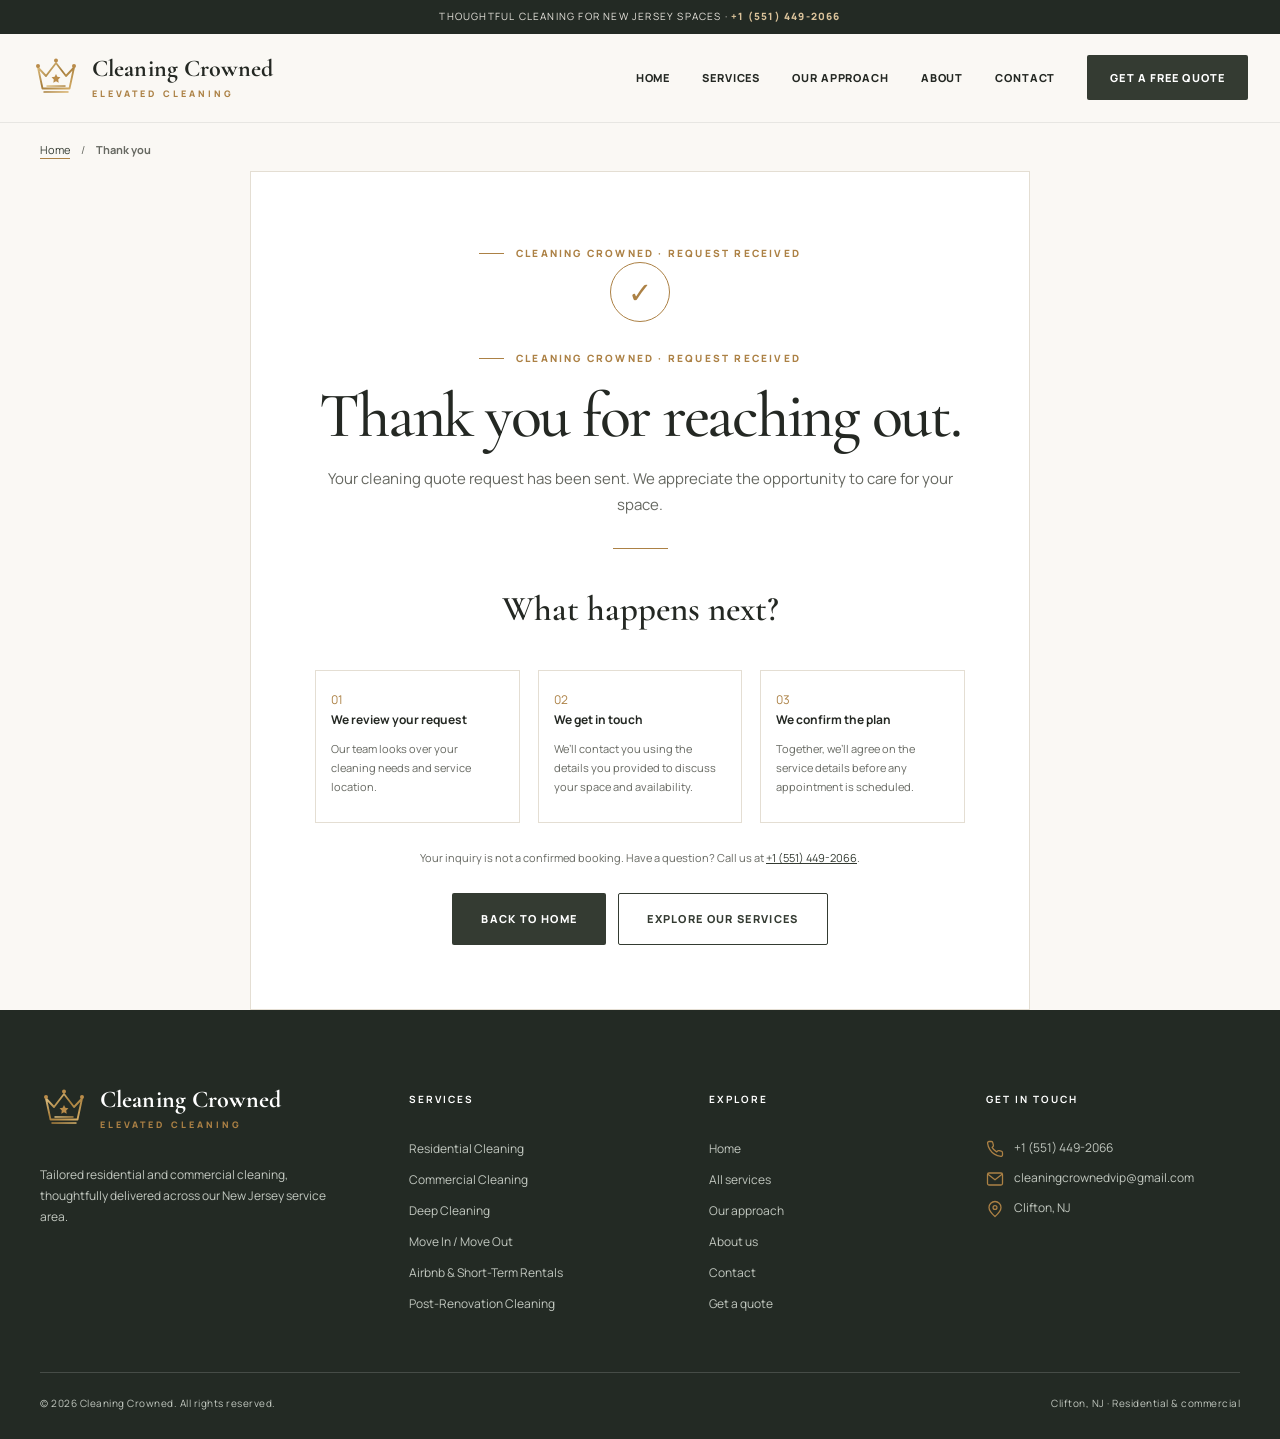
<file: thank-you.html>
<!DOCTYPE html><html lang="en"><head><meta charset="UTF-8"><meta name="viewport" content="width=device-width,initial-scale=1"><meta name="robots" content="noindex,follow"><meta name="theme-color" content="#faf8f4"><meta name="description" content="Thank you for sending your Cleaning Crowned cleaning quote request."><title>Thank You | Cleaning Crowned</title><link rel="icon" type="image/svg+xml" href="assets/crown-mark.svg"><link rel="preconnect" href="https://fonts.googleapis.com"><link rel="preconnect" href="https://fonts.gstatic.com" crossorigin><link rel="stylesheet" href="style.css"><meta property="og:type" content="website"><meta property="og:site_name" content="Cleaning Crowned"><meta property="og:title" content="Thank You for Your Request | Cleaning Crowned"><meta property="og:description" content="Thank you for contacting Cleaning Crowned. Explore our cleaning services or return home."><meta property="og:image" content="https://i.ibb.co/278GgjTg/Chat-GPT-Image-Sep-23-2026-11-32-47-AM.png"><meta property="og:image:width" content="1731"><meta property="og:image:height" content="909"><meta property="og:image:alt" content="Cleaning Crowned · New Jersey · +1 (551) 449-2066"><meta name="twitter:card" content="summary_large_image"><meta name="twitter:title" content="Thank You for Your Request | Cleaning Crowned"><meta name="twitter:description" content="Thank you for contacting Cleaning Crowned. Explore our cleaning services or return home."><meta name="twitter:image" content="https://i.ibb.co/278GgjTg/Chat-GPT-Image-Sep-23-2026-11-32-47-AM.png"><link rel="canonical" href="https://graceful-smakager-014814.netlify.app/thank-you.html"><meta property="og:url" content="https://graceful-smakager-014814.netlify.app/thank-you.html"><meta property="og:image:secure_url" content="https://i.ibb.co/278GgjTg/Chat-GPT-Image-Sep-23-2026-11-32-47-AM.png"><meta property="og:image:type" content="image/png"><meta name="twitter:image:alt" content="Cleaning Crowned logo, premium cleaning in New Jersey, +1 (551) 449-2066"></head><body><div class="top-strip">Thoughtful cleaning for New Jersey spaces <span aria-hidden="true">·</span> <a href="tel:+15514492066">+1 (551) 449-2066</a></div><header class="site-header"><div class="nav-wrap"><a class="brand" href="index.html" aria-label="Cleaning Crowned home"><img src="assets/crown-mark.svg" width="48" height="48" alt=""><span class="brand-copy"><strong>Cleaning Crowned</strong><small>Elevated cleaning</small></span></a><button type="button" class="menu-toggle" aria-expanded="false" aria-controls="main-nav">Menu</button><nav id="main-nav" class="main-nav" aria-label="Main navigation"><a href="index.html">Home</a><a href="index.html#services">Services</a><a href="index.html#our-approach">Our approach</a><a href="about.html">About</a><a href="contact.html">Contact</a><a class="nav-cta" href="booking.html">Get a free quote</a></nav></div></header><main><nav class="page-breadcrumb container" aria-label="Breadcrumb"><a href="index.html">Home</a><span aria-hidden="true">/</span><span aria-current="page">Thank you</span></nav><section class="container thanks-shell"><div class="thanks-card"><span class="eyebrow">Cleaning Crowned · Request received</span><span class="thanks-mark" aria-hidden="true">✓</span><span class="eyebrow dark">Cleaning Crowned · Request received</span><h1>Thank you for reaching out.</h1><p class="thanks-lead">Your cleaning quote request has been sent. We appreciate the opportunity to care for your space.</p><div class="thanks-divider"></div><h2>What happens next?</h2><div class="thanks-steps"><div><span>01</span><div><strong>We review your request</strong><p>Our team looks over your cleaning needs and service location.</p></div></div><div><span>02</span><div><strong>We get in touch</strong><p>We’ll contact you using the details you provided to discuss your space and availability.</p></div></div><div><span>03</span><div><strong>We confirm the plan</strong><p>Together, we’ll agree on the service details before any appointment is scheduled.</p></div></div></div><p class="thanks-note">Your inquiry is not a confirmed booking. Have a question? Call us at <a href="tel:+15514492066">+1 (551) 449-2066</a>.</p><div class="thanks-actions"><a href="index.html" class="btn btn-primary">Back to Home</a><a href="index.html#services" class="btn thanks-secondary">Explore Our Services</a></div></div></section></main><footer class="site-footer"><div class="container footer-grid"><div><a class="brand footer-brand" href="index.html" aria-label="Cleaning Crowned home"><img src="assets/crown-mark.svg" width="48" height="48" alt=""><span class="brand-copy"><strong>Cleaning Crowned</strong><small>Elevated cleaning</small></span></a><p>Tailored residential and commercial cleaning, thoughtfully delivered across our New Jersey service area.</p></div><div><h4>Services</h4><a href="residential-cleaning.html">Residential Cleaning</a><a href="commercial-cleaning.html">Commercial Cleaning</a><a href="deep-cleaning.html">Deep Cleaning</a><a href="move-in-move-out.html">Move In / Move Out</a><a href="airbnb-cleaning.html">Airbnb &amp; Short-Term Rentals</a><a href="post-renovation-cleaning.html">Post-Renovation Cleaning</a></div><div><h4>Explore</h4><a href="index.html">Home</a><a href="index.html#services">All services</a><a href="index.html#our-approach">Our approach</a><a href="about.html">About us</a><a href="contact.html">Contact</a><a href="booking.html">Get a quote</a></div><div class="footer-contact"><h4>Get in touch</h4><div class="footer-contact-line"><img class="contact-icon" src="assets/icon-phone.svg" alt="" aria-hidden="true" width="20" height="20"><a href="tel:+15514492066">+1 (551) 449-2066</a></div><div class="footer-contact-line"><img class="contact-icon" src="assets/icon-mail.svg" alt="" aria-hidden="true" width="20" height="20"><a href="mailto:cleaningcrownedvip@gmail.com">cleaningcrownedvip@gmail.com</a></div><div class="footer-contact-line"><img class="contact-icon" src="assets/icon-location.svg" alt="" aria-hidden="true" width="20" height="20"><span>Clifton, NJ</span></div></div></div><div class="container footer-bottom"><span>© 2026 Cleaning Crowned. All rights reserved.</span><span>Clifton, NJ · Residential &amp; commercial</span></div></footer><div class="mobile-action-bar" aria-label="Quick contact actions"><a href="tel:+15514492066"><img class="mobile-cta-icon" src="assets/icon-phone.svg" alt="" aria-hidden="true" width="20" height="20">Call us</a><a href="booking.html">Get a quote</a></div><script src="site.js" defer></script></body></html>
</file>
<file: style.css>
@import url('https://fonts.googleapis.com/css2?family=Cormorant+Garamond:wght@400;500;600;700&family=Manrope:wght@400;500;600;700;800&display=swap');
:root{--ink:#242823;--olive:#343b32;--olive-dark:#232a24;--gold:#ac8145;--gold-light:#dbc39b;--ivory:#faf8f4;--sand:#f2ede5;--white:#fff;--muted:#666861;--line:#e4ded3;--shadow:0 22px 70px rgba(36,40,35,.10)}
*,*::before,*::after{box-sizing:border-box}html{scroll-behavior:smooth}body{margin:0;background:var(--ivory);color:var(--ink);font:400 15px/1.75 Manrope,Arial,sans-serif;-webkit-font-smoothing:antialiased}img{max-width:100%;display:block}a{color:inherit;text-decoration:none}button,input,select,textarea{font:inherit}button,a,input,select,textarea{-webkit-tap-highlight-color:transparent}a:focus-visible,button:focus-visible,input:focus-visible,select:focus-visible,textarea:focus-visible{outline:3px solid var(--gold);outline-offset:3px}.container{width:min(1200px,calc(100% - 64px));margin:0 auto}.eyebrow{display:inline-flex;align-items:center;gap:12px;text-transform:uppercase;letter-spacing:.22em;font-size:10px;font-weight:800;color:var(--gold)}.eyebrow::before{content:"";width:25px;height:1px;background:currentColor}.section{padding:110px 0}.section-heading{max-width:690px;margin-bottom:42px}.section-heading.centered{text-align:center;margin-inline:auto}.section-heading.centered .eyebrow::before{display:none}.section-heading h2,.editorial-copy h2,.cta-panel h2,.page-hero h1,.thanks-card h1,.story-copy h2,.quote-aside h2{font-family:"Cormorant Garamond",Georgia,serif;font-weight:500;letter-spacing:-.035em;line-height:.98}.section-heading h2,.editorial-copy h2,.story-copy h2{font-size:clamp(48px,5vw,76px);margin:18px 0 20px}.section-heading p,.editorial-copy>p,.story-copy>p{color:var(--muted);font-size:15px;max-width:640px}.top-strip{background:var(--olive-dark);color:#e7e4dd;text-align:center;font-size:10px;letter-spacing:.12em;text-transform:uppercase;padding:8px 16px}.top-strip a{color:var(--gold-light);font-weight:800;white-space:nowrap}.site-header{background:rgba(250,248,244,.97);position:sticky;top:0;z-index:100;border-bottom:1px solid rgba(52,59,50,.09);backdrop-filter:blur(15px)}.nav-wrap{width:min(1300px,calc(100% - 64px));margin:auto;min-height:88px;display:flex;justify-content:space-between;align-items:center;gap:24px}.brand{display:inline-flex;align-items:center;gap:12px;min-width:0}.brand img{width:48px;height:48px;object-fit:contain;flex-shrink:0}.brand-copy{display:flex;flex-direction:column;gap:1px;line-height:1}.brand-copy strong{font-family:"Cormorant Garamond",Georgia,serif;font-size:24px;line-height:1;font-weight:700;letter-spacing:.005em;white-space:nowrap}.brand-copy small{font-size:9px;letter-spacing:.34em;font-weight:800;color:var(--gold);text-transform:uppercase;margin-top:7px}.main-nav{display:flex;align-items:center;gap:32px}.main-nav>a:not(.nav-cta){font-size:11px;letter-spacing:.08em;text-transform:uppercase;font-weight:800}.main-nav>a:hover{color:var(--gold)}.nav-cta{background:var(--olive);color:white!important;padding:13px 23px;border-radius:2px;font-size:11px;text-transform:uppercase;letter-spacing:.10em;font-weight:800;white-space:nowrap}.nav-cta:hover{background:var(--gold)}.menu-toggle{display:none;border:1px solid var(--line);background:transparent;color:var(--olive);border-radius:2px;padding:9px 14px;font-size:12px;letter-spacing:.1em;text-transform:uppercase;font-weight:800;cursor:pointer}.btn{display:inline-flex;justify-content:center;align-items:center;min-height:52px;padding:14px 28px;border:1px solid transparent;border-radius:2px;text-align:center;font-size:11px;letter-spacing:.12em;text-transform:uppercase;font-weight:800;transition:background-color .2s,color .2s,border .2s;cursor:pointer}.btn-primary,.btn-gold{background:var(--olive);color:#fff}.btn-primary:hover,.btn-gold:hover{background:var(--gold);color:#fff}.btn-secondary,.btn-ghost{background:transparent;color:var(--olive);border-color:var(--olive)}.btn-secondary:hover,.btn-ghost:hover{background:var(--olive);color:#fff}.hero-luxury{background:var(--sand)}.hero-grid{display:grid;grid-template-columns:minmax(0,1fr) minmax(0,1fr);min-height:660px}.hero-copy{display:flex;flex-direction:column;justify-content:center;align-items:flex-start;padding:92px max(30px,calc((100vw - 1200px)/2)) 92px max(32px,calc((100vw - 1200px)/2));padding-right:58px}.hero-copy h1{font-family:"Cormorant Garamond",Georgia,serif;font-weight:500;letter-spacing:-.05em;line-height:.92;font-size:clamp(57px,6.2vw,102px);margin:26px 0}.hero-copy h1 em{font-style:italic;color:#9d7a45;font-weight:400}.hero-copy>p{max-width:480px;margin:0;color:#565c55;font-size:15px;line-height:1.9}.hero-actions{display:flex;gap:12px;flex-wrap:wrap;margin-top:30px}.hero-footnote{display:flex;gap:10px;align-items:center;margin-top:36px;font-size:10px;text-transform:uppercase;letter-spacing:.13em;color:#656d64;font-weight:800}.hero-footnote::before{content:"✦";color:var(--gold);font-size:16px}.hero-visual{position:relative;min-height:540px;overflow:hidden;background:var(--olive)}.hero-visual img{position:absolute;width:100%;height:100%;inset:0;object-fit:cover;object-position:center}.hero-visual::after{content:"";position:absolute;inset:0;background:linear-gradient(0deg,rgba(20,26,20,.45),transparent 52%)}.visual-caption{position:absolute;z-index:1;bottom:32px;left:32px;right:32px;color:#fff;font-family:"Cormorant Garamond",Georgia,serif;font-size:28px;font-style:italic;line-height:1.1}.micro-strip{border-bottom:1px solid var(--line);background:#fff}.micro-grid{display:grid;grid-template-columns:repeat(3,1fr)}.micro-grid>div{display:flex;justify-content:center;align-items:center;gap:14px;padding:21px 14px;border-right:1px solid var(--line);font-size:10px;text-transform:uppercase;letter-spacing:.12em;font-weight:800;color:var(--olive)}.micro-grid>div:last-child{border:0}.micro-grid b{font-family:"Cormorant Garamond",Georgia,serif;font-size:23px;font-weight:500;color:var(--gold)}.intro-section{background:var(--ivory)}.intro-split{display:grid;grid-template-columns:.9fr 1fr;gap:90px;align-items:center}.intro-split h2{font-family:"Cormorant Garamond",Georgia,serif;font-size:clamp(48px,5vw,74px);font-weight:500;letter-spacing:-.04em;line-height:1;max-width:550px;margin:15px 0}.intro-split p{font-size:16px;color:var(--muted);max-width:600px}.intro-split a{display:inline-block;color:var(--olive);font-size:11px;letter-spacing:.12em;font-weight:800;text-transform:uppercase;border-bottom:1px solid var(--gold);padding-bottom:8px}.services-section{background:#fff}.service-grid{display:grid;grid-template-columns:repeat(4,minmax(0,1fr));gap:16px}.service-card{background:var(--ivory);border:1px solid var(--line);padding:34px 26px 30px;min-height:340px;display:flex;flex-direction:column;align-items:flex-start;transition:background-color .25s,transform .25s}.service-card:hover{background:var(--sand);transform:translateY(-4px)}.service-number{font-family:"Cormorant Garamond",Georgia,serif;font-size:29px;color:var(--gold);line-height:1}.service-icon{font-size:22px;color:var(--gold);font-family:Georgia,serif;margin-top:25px}.service-card h3{font-family:"Cormorant Garamond",Georgia,serif;font-weight:600;font-size:32px;line-height:1.04;margin:18px 0 12px}.service-card p{color:var(--muted);font-size:12px;line-height:1.9;margin:0 0 26px}.service-card a{margin-top:auto;padding-bottom:5px;font-size:10px;letter-spacing:.11em;text-transform:uppercase;font-weight:800;border-bottom:1px solid var(--gold)}.editorial-section{background:var(--sand)}.editorial-grid{display:grid;grid-template-columns:1fr 1fr;gap:92px;align-items:center}.editorial-image{min-height:590px;position:relative}.editorial-image img{width:100%;height:590px;object-fit:cover}.editorial-image .image-tag{position:absolute;bottom:-22px;right:-22px;padding:22px 27px;background:var(--olive);color:#f2e9d8;font-family:"Cormorant Garamond",Georgia,serif;font-size:23px;font-style:italic}.detail-list{list-style:none;margin:26px 0 30px;padding:0}.detail-list li{border-top:1px solid #d2c8b9;padding:14px 0;display:flex;gap:14px;align-items:center;font-size:12px;font-weight:700;letter-spacing:.025em}.detail-list li::before{content:"✦";font-size:12px;color:var(--gold)}.text-link{font-size:11px;font-weight:800;text-transform:uppercase;letter-spacing:.13em;color:var(--olive);border-bottom:1px solid var(--gold);padding-bottom:7px}.process-section{background:var(--ivory)}.process-grid{display:grid;grid-template-columns:repeat(3,1fr);gap:52px}.process-grid>div{padding-top:22px;border-top:1px solid var(--gold)}.process-grid span{font-family:"Cormorant Garamond",Georgia,serif;font-size:42px;color:var(--gold)}.process-grid h3{font-family:"Cormorant Garamond",Georgia,serif;font-size:30px;font-weight:600;line-height:1.1;margin:8px 0}.process-grid p{color:var(--muted);font-size:13px;max-width:300px}.cta-section{background:var(--olive);color:#fff}.cta-panel{display:grid;grid-template-columns:1.1fr .9fr;gap:70px;align-items:center}.cta-panel h2{font-size:clamp(50px,5vw,78px);margin:16px 0}.cta-panel p{color:#d2d5ce;max-width:520px}.cta-actions{display:flex;flex-direction:column;gap:12px;max-width:320px;justify-self:end;width:100%}.cta-panel .btn-primary{background:var(--gold);color:#1e241e}.cta-panel .btn-primary:hover{background:var(--gold-light)}.cta-panel .btn-ghost{color:#fff;border-color:#b9c0b6}.cta-panel .btn-ghost:hover{color:var(--olive);background:#fff}.site-footer{background:var(--olive-dark);color:#c2c8c0;padding:75px 0 26px}.footer-grid{display:grid;grid-template-columns:1.5fr 1fr 1fr 1.2fr;gap:46px}.footer-brand{color:#fff}.footer-brand .brand-copy strong{color:#fff}.footer-grid p{font-size:12px;max-width:300px;margin-top:23px}.footer-grid h4{color:#fff;text-transform:uppercase;font-size:10px;letter-spacing:.2em;margin:6px 0 20px}.footer-grid>div:not(:first-child){display:flex;flex-direction:column;gap:10px}.footer-grid a:not(.brand){font-size:12px;overflow-wrap:anywhere}.footer-grid a:hover{color:var(--gold-light)}.footer-bottom{margin-top:58px;border-top:1px solid rgba(255,255,255,.16);padding-top:22px;font-size:10px;letter-spacing:.05em;display:flex;justify-content:space-between;gap:14px}.mobile-action-bar{display:none}.page-hero{background:var(--sand);padding:90px 0 85px;border-bottom:1px solid var(--line)}.page-hero h1{font-size:clamp(60px,6vw,96px);margin:18px 0;max-width:900px}.page-hero p{font-size:15px;max-width:650px;color:var(--muted);margin:0}.content-section{padding:95px 0}.content-narrow{max-width:810px;margin:auto}.content-narrow h2{font-family:"Cormorant Garamond",Georgia,serif;font-size:56px;font-weight:500;line-height:1.04;margin:0 0 18px}.content-narrow h3{font-family:"Cormorant Garamond",Georgia,serif;font-size:34px;font-weight:600}.content-narrow p{color:var(--muted);font-size:15px}.story-grid{display:grid;grid-template-columns:.95fr 1.05fr;gap:70px;align-items:center}.story-image img{width:100%;height:550px;object-fit:cover}.story-copy .btn{margin-top:18px}.contact-grid{display:grid;grid-template-columns:repeat(3,1fr);gap:20px}.contact-card{padding:32px;border:1px solid var(--line);background:#fff}.contact-card h3{font-family:"Cormorant Garamond",Georgia,serif;font-size:32px;font-weight:600;margin:8px 0}.contact-card p{color:var(--muted);font-size:13px}.contact-card a{overflow-wrap:anywhere}.form-section{padding:85px 0;background:var(--ivory)}.quote-layout{display:grid;grid-template-columns:.78fr 1.22fr;gap:44px;align-items:start}.quote-aside{background:var(--olive);color:#fff;padding:42px}.quote-aside h2{font-size:51px;margin:18px 0}.quote-aside p{color:#d8ddd5;font-size:13px}.quote-aside a{color:#fff;text-decoration:underline;text-underline-offset:4px}.quote-form{display:grid;grid-template-columns:1fr 1fr;gap:16px;background:#fff;padding:34px;border:1px solid var(--line)}.quote-form h2{font-family:"Cormorant Garamond",Georgia,serif;font-size:41px!important;font-weight:500;line-height:1.02!important;color:var(--olive)!important}.quote-form .field{display:flex;flex-direction:column;gap:6px;min-width:0}.quote-form .field.full{grid-column:1/-1}.field label{font-size:11px;text-transform:uppercase;letter-spacing:.08em;font-weight:800;color:var(--olive)}.field input,.field select,.field textarea{width:100%;border:1px solid #d5d1c8;background:#fff;padding:12px 13px;min-height:48px;border-radius:1px;color:var(--ink);font-size:14px}.field textarea{min-height:128px;resize:vertical}.quote-form .submit{grid-column:1/-1;width:100%;border:0}.form-note{grid-column:1/-1;font-size:11px;color:var(--muted);margin:0}.form-status{grid-column:1/-1;margin:0;padding:12px;border:1px solid #d7b7a1;background:#fff4ec;color:#74361e}.form-status[hidden]{display:none}.submit:disabled{opacity:.7;cursor:wait}.thanks-page{padding:80px 0;background:var(--sand)}.thanks-shell{display:flex;justify-content:center}.thanks-card{background:#fff;border:1px solid var(--line);padding:clamp(30px,5vw,65px);max-width:780px;width:100%;text-align:center}.thanks-mark{font-size:29px;color:var(--gold);border:1px solid var(--gold);width:60px;height:60px;margin:0 auto 19px;display:grid;place-items:center;border-radius:50%}.thanks-card h1{font-size:clamp(50px,5vw,72px);margin:18px 0}.thanks-lead{font-size:15px;color:var(--muted)}.thanks-divider{width:55px;height:1px;background:var(--gold);margin:30px auto}.thanks-card h2{font-family:"Cormorant Garamond",Georgia,serif;font-size:35px;font-weight:600}.thanks-steps{display:grid;grid-template-columns:repeat(3,1fr);gap:18px;text-align:left}.thanks-steps>div{border:1px solid var(--line);padding:15px}.thanks-steps>div>span{color:var(--gold);font-size:12px}.thanks-steps strong{display:block;font-size:12px;line-height:1.3}.thanks-steps p,.thanks-note{color:var(--muted);font-size:11px}.thanks-note{margin:25px 0}.thanks-note a{color:var(--olive);text-decoration:underline}.thanks-actions{display:flex;justify-content:center;gap:12px;flex-wrap:wrap}.thanks-secondary{border:1px solid var(--olive);color:var(--olive);background:transparent}
@media(max-width:1100px){.container,.nav-wrap{width:min(100% - 40px,1200px)}.nav-wrap{min-height:77px}.main-nav{gap:18px}.main-nav>a:not(.nav-cta){font-size:10px}.hero-copy{padding:65px 30px}.hero-copy h1{font-size:clamp(56px,6.5vw,80px)}.service-grid{grid-template-columns:repeat(2,1fr)}.service-card{min-height:260px}.intro-split,.editorial-grid{gap:45px}.footer-grid{grid-template-columns:1.5fr 1fr 1fr}.footer-grid>div:last-child{grid-column:2}}
@media(max-width:800px){.top-strip{font-size:9px}.nav-wrap{min-height:70px}.brand img{width:40px;height:40px}.brand-copy strong{font-size:21px}.main-nav{display:none;position:absolute;top:70px;left:20px;right:20px;background:var(--ivory);padding:20px;border:1px solid var(--line);box-shadow:var(--shadow);flex-direction:column;align-items:stretch;gap:2px}.main-nav.open{display:flex}.main-nav>a{padding:11px}.main-nav .nav-cta{text-align:center;padding:13px;margin-top:6px}.menu-toggle{display:block}.hero-grid{grid-template-columns:1fr}.hero-copy{padding:74px 28px 58px}.hero-copy h1{font-size:clamp(64px,10vw,100px);max-width:780px}.hero-visual{min-height:460px}.intro-split,.editorial-grid,.story-grid,.quote-layout,.cta-panel{grid-template-columns:1fr;gap:34px}.intro-split{gap:4px}.editorial-image{min-height:420px}.editorial-image img{height:430px}.editorial-image .image-tag{right:12px;bottom:-16px}.cta-actions{justify-self:start}.process-grid{gap:22px}.footer-grid{grid-template-columns:1fr 1fr}.footer-grid>div:last-child{grid-column:auto}}
@media(max-width:600px){body{padding-bottom:68px}.container,.nav-wrap{width:calc(100% - 32px)}.top-strip{line-height:1.5}.brand{gap:7px}.brand img{width:36px;height:36px}.brand-copy strong{font-size:20px}.brand-copy small{font-size:7px;letter-spacing:.3em}.nav-wrap{min-height:67px}.main-nav{top:67px;left:12px;right:12px}.hero-copy{padding:63px 16px 52px}.hero-copy h1{font-size:clamp(55px,12vw,73px);margin:18px 0}.hero-copy>p{font-size:14px}.hero-actions{display:grid;width:100%}.hero-actions .btn{width:100%}.hero-footnote{font-size:9px;line-height:1.6}.hero-visual{min-height:385px}.visual-caption{bottom:22px;left:20px;font-size:25px}.micro-grid{grid-template-columns:1fr}.micro-grid>div{justify-content:flex-start;border-right:0;border-bottom:1px solid var(--line);padding:10px 0}.micro-grid>div:last-child{border-bottom:0}.section{padding:68px 0}.section-heading{margin-bottom:28px}.section-heading h2,.intro-split h2,.editorial-copy h2,.story-copy h2{font-size:48px}.service-grid,.process-grid,.contact-grid,.quote-form,.thanks-steps{grid-template-columns:1fr}.service-card{min-height:240px;padding:24px}.service-icon{margin-top:8px}.editorial-image,.editorial-image img{min-height:320px;height:330px}.editorial-image .image-tag{font-size:19px;padding:15px}.process-grid{gap:27px}.cta-panel h2{font-size:56px}.cta-actions{max-width:none}.cta-actions .btn{width:100%}.site-footer{padding:58px 0 25px}.footer-grid{grid-template-columns:1fr;gap:30px}.footer-bottom{margin-top:42px;flex-direction:column}.page-hero{padding:56px 0}.page-hero h1{font-size:59px}.content-section,.form-section{padding:59px 0}.content-narrow h2{font-size:47px}.story-image img{height:320px}.quote-aside{padding:30px}.quote-form{padding:23px}.quote-form .field.full,.quote-form .submit,.form-note,.form-status{grid-column:1}.thanks-page{padding:40px 0}.thanks-card{padding:28px 20px}.thanks-steps{gap:10px}.thanks-actions{flex-direction:column}.thanks-actions .btn{width:100%}.mobile-action-bar{position:fixed;display:grid;grid-template-columns:.85fr 1.15fr;gap:8px;bottom:0;left:0;right:0;background:var(--ivory);padding:8px 12px;z-index:110;border-top:1px solid var(--line);box-shadow:0 -4px 25px rgba(0,0,0,.08)}.mobile-action-bar a{display:grid;place-items:center;min-height:46px;border:1px solid var(--olive);font-size:11px;font-weight:800;letter-spacing:.08em;text-transform:uppercase}.mobile-action-bar a:last-child{background:var(--olive);color:#fff}}@media(max-width:350px){.brand-copy strong{font-size:18px}.hero-copy h1{font-size:50px}}@media(prefers-reduced-motion:reduce){html{scroll-behavior:auto}*,*::before,*::after{animation-duration:.01ms!important;transition-duration:.01ms!important}}

/* Service details and six-card commercial layout */
.page-breadcrumb{padding-top:17px;padding-bottom:12px;display:flex;align-items:center;gap:11px;flex-wrap:wrap;font-size:11px;color:#666861}.page-breadcrumb a{color:var(--olive);text-decoration:underline;text-decoration-color:var(--gold);text-underline-offset:4px}.page-breadcrumb [aria-current=page]{font-weight:700}.service-grid{grid-template-columns:repeat(3,minmax(0,1fr))}.service-card-detailed{min-height:405px}.service-card-detailed h3{font-size:29px}.service-card-detailed ul{list-style:none;padding:0;margin:0 0 22px;display:grid;gap:8px}.service-card-detailed li{font-size:11px;line-height:1.6;color:var(--muted);padding-left:16px;position:relative}.service-card-detailed li:before{content:"✦";position:absolute;left:0;color:var(--gold)}.service-card-detailed .service-actions{margin-top:auto;width:100%;border-top:1px solid var(--line);padding-top:14px;display:flex;flex-wrap:wrap;gap:10px;justify-content:space-between;align-items:center}.service-card-detailed .service-actions a{margin:0;white-space:nowrap}.service-card-detailed .service-actions a:last-child{border:1px solid var(--olive);background:var(--olive);color:#fff;padding:9px 11px}.service-card-detailed .service-actions a:last-child:hover{background:var(--gold);border-color:var(--gold)}.service-exit{text-align:center;padding-top:33px}.service-detail-hero{background:var(--sand);padding:60px 0 77px}.service-detail-grid{display:grid;grid-template-columns:1fr .85fr;gap:6vw;align-items:center}.service-detail-hero h1{font-family:"Cormorant Garamond",Georgia,serif;font-weight:500;line-height:.95;letter-spacing:-.045em;font-size:clamp(58px,6.4vw,100px);margin:24px 0}.service-lead{font-size:16px;max-width:570px;color:var(--muted)}.service-detail-actions{display:flex;flex-wrap:wrap;gap:11px;margin-top:28px}.service-detail-small{font-size:12px;color:var(--muted);margin-top:23px}.service-detail-small a{border-bottom:1px solid var(--gold)}.service-detail-visual{min-height:430px;padding:30px;display:flex;align-items:flex-end;color:#fff;background:linear-gradient(0deg,rgba(25,35,27,.77),transparent 65%),url("https://images.unsplash.com/photo-1600607687939-ce8a6c25118c?w=1200&auto=format&fit=crop&q=82") center/cover no-repeat}.service-detail-visual span{font-size:10px;letter-spacing:.16em}.service-detail-visual strong{display:block;font:500 37px/1.05 "Cormorant Garamond",Georgia,serif}.service-content-section{background:#fff}.service-content-grid{display:grid;grid-template-columns:1.2fr .8fr;gap:68px;align-items:start}.service-content-grid h2{font:500 clamp(48px,5vw,72px)/1 "Cormorant Garamond",Georgia,serif;margin:20px 0}.service-content-grid p{color:var(--muted)}.included-list{list-style:none;padding:0;margin:24px 0}.included-list li{border-bottom:1px solid var(--line);padding:16px 0 16px 30px;position:relative;font-size:14px}.included-list li:before{content:"✦";position:absolute;left:1px;color:var(--gold)}.scope-note{font-size:12px;line-height:1.8}.ideal-panel{background:var(--ivory);border:1px solid var(--line);padding:35px}.ideal-panel h3{font:600 40px/1.05 "Cormorant Garamond",Georgia,serif;margin:19px 0}.ideal-panel ul{padding-left:20px;margin-bottom:26px;color:var(--muted)}.ideal-panel li{margin:10px 0;font-size:13px}.service-related-section{background:var(--ivory)}.related-grid{display:grid;grid-template-columns:repeat(3,1fr);gap:12px}.related-service{display:flex;justify-content:space-between;align-items:center;gap:12px;min-height:112px;border:1px solid var(--line);background:#fff;padding:22px 25px;font:600 27px/1 "Cormorant Garamond",Georgia,serif}.related-service span:last-child{color:var(--gold)}.related-service:hover{background:var(--sand)}.service-return{display:flex;justify-content:space-between;flex-wrap:wrap;gap:18px;margin-top:35px;font-size:11px;font-weight:800;letter-spacing:.08em;text-transform:uppercase}.service-return a{border-bottom:1px solid var(--gold);padding-bottom:7px}.footer-grid{grid-template-columns:1.4fr 1.1fr 1fr 1.1fr}
@media(max-width:1100px){.service-grid{grid-template-columns:repeat(2,minmax(0,1fr))}.service-detail-grid,.service-content-grid{gap:35px}}@media(max-width:800px){.service-detail-grid,.service-content-grid{grid-template-columns:1fr}.service-detail-visual{min-height:335px}.service-detail-hero{padding:40px 0 56px}.related-grid{grid-template-columns:1fr}.footer-grid{grid-template-columns:1fr 1fr}}@media(max-width:600px){.service-grid{grid-template-columns:1fr}.service-card-detailed{min-height:0}.page-breadcrumb{padding-top:12px;padding-bottom:9px}.service-detail-hero h1{font-size:clamp(54px,14vw,75px)}.service-detail-actions{display:grid}.service-detail-actions .btn{width:100%}.service-detail-visual{min-height:255px}.ideal-panel{padding:25px}.service-return{flex-direction:column}.footer-grid{grid-template-columns:1fr}}

/* Luxury contact pictograms for all pages */
.footer-contact-line{display:flex!important;flex-direction:row!important;align-items:flex-start;gap:10px!important;min-width:0}
.footer-contact-line .contact-icon{width:18px;height:18px;object-fit:contain;flex:none;margin-top:2px}
.footer-contact-line a,.footer-contact-line span{min-width:0;overflow-wrap:anywhere;font-size:12px;line-height:1.6}
.contact-card-icon{display:block;width:33px;height:33px;margin:0 0 18px}
.mobile-action-bar a:first-child{display:flex;align-items:center;justify-content:center;gap:8px}
.mobile-cta-icon{display:inline-block;width:18px;height:18px;flex:none}
</file>
